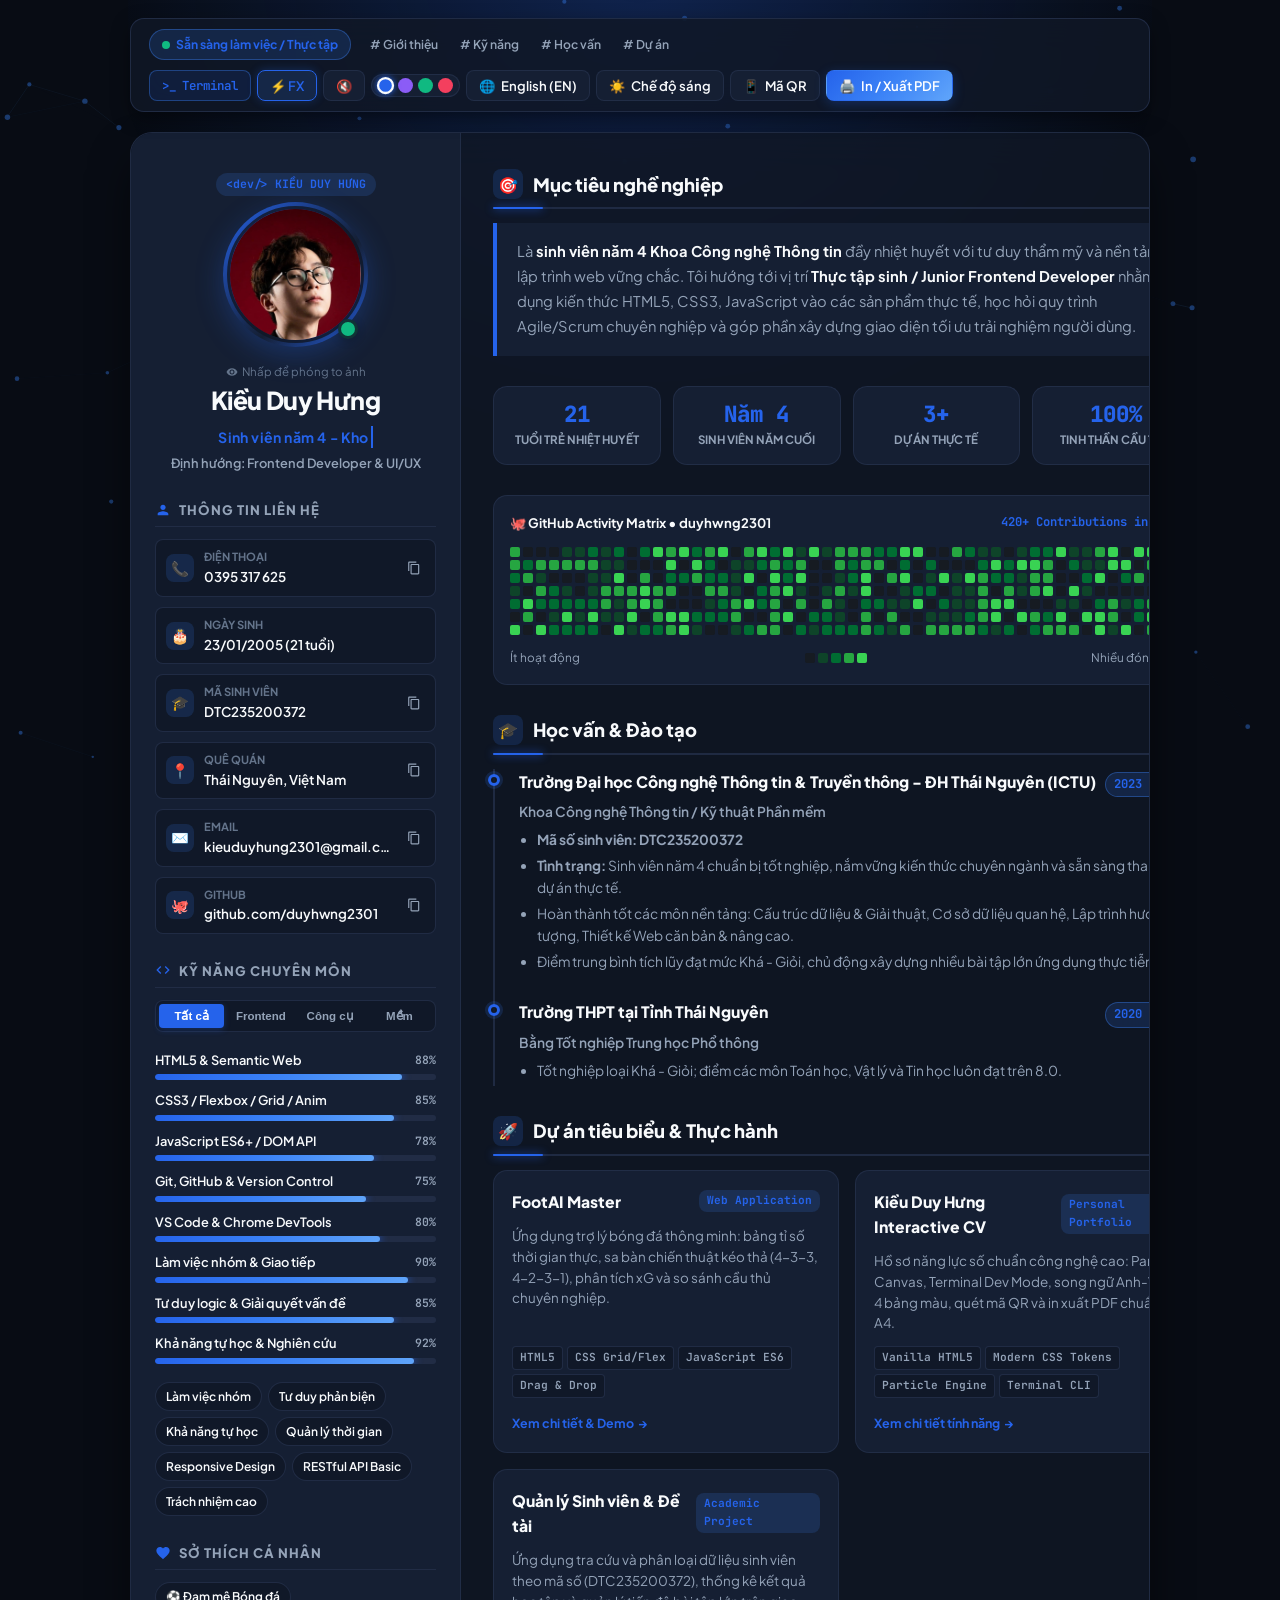
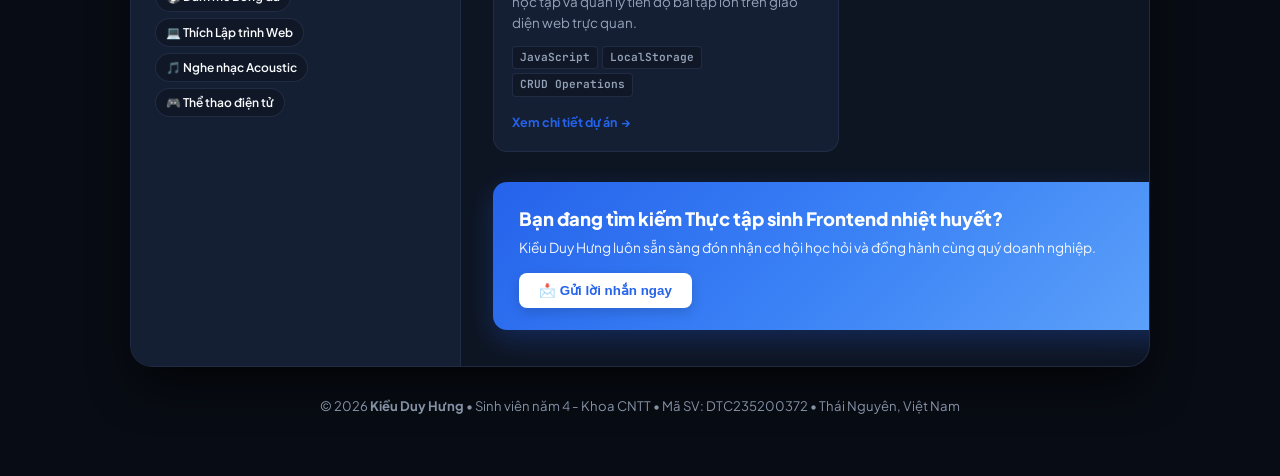
<file: index.html>
<!DOCTYPE html>
<html lang="vi" data-theme="dark">
<head>
  <meta charset="UTF-8">
  <meta name="viewport" content="width=device-width, initial-scale=1.0">
  <title>Kiều Duy Hưng - Interactive High-Tech Digital CV</title>
  <meta name="description" content="Hồ sơ năng lực cá nhân trực tuyến của Kiều Duy Hưng - Sinh viên năm 4 Khoa Công nghệ Thông tin (ICTU Thái Nguyên), Mã SV DTC235200372, SĐT 0395 317 625. Giao diện công nghệ cao, đa chủ đề, terminal dev mode và tối ưu in ấn PDF.">
  <link rel="icon" type="image/png" href="avatar.png">

  <!-- Google Fonts: Plus Jakarta Sans & JetBrains Mono -->
  <link rel="preconnect" href="https://fonts.googleapis.com">
  <link rel="preconnect" href="https://fonts.gstatic.com" crossorigin>
  <link href="https://fonts.googleapis.com/css2?family=JetBrains+Mono:wght@400;600;700;800&family=Plus+Jakarta+Sans:wght@400;500;600;700;800&display=swap" rel="stylesheet">

  <!-- Custom Stylesheet -->
  <link rel="stylesheet" href="cv.css">
</head>
<body>

  <!-- ==================== PARTICLES CANVAS BACKGROUND ==================== -->
  <canvas id="techCanvas"></canvas>

  <!-- ==================== TOP FLOATING CONTROL BAR ==================== -->
  <header class="control-bar" id="topControlBar">
    <div class="control-left">
      <div class="live-badge">
        <span class="pulse-dot"></span>
        <span data-vi="Sẵn sàng làm việc / Thực tập" data-en="Open to Work / Internship">Sẵn sàng làm việc / Thực tập</span>
      </div>

      <!-- Quick Nav Pills -->
      <nav class="nav-pills">
        <a href="#about" class="nav-pill-link" data-vi="# Giới thiệu" data-en="# About"># Giới thiệu</a>
        <a href="#skills" class="nav-pill-link" data-vi="# Kỹ năng" data-en="# Skills"># Kỹ năng</a>
        <a href="#education" class="nav-pill-link" data-vi="# Học vấn" data-en="# Education"># Học vấn</a>
        <a href="#projects" class="nav-pill-link" data-vi="# Dự án" data-en="# Projects"># Dự án</a>
      </nav>
    </div>

    <div class="control-right">
      <!-- Dev Terminal Trigger Button -->
      <button class="btn btn-cyber" id="terminalBtn" title="Mở Developer Terminal">
        <span>&gt;_</span> <span>Terminal</span>
      </button>

      <!-- Particle FX Toggle -->
      <button class="btn btn-outline" id="fxToggleBtn" title="Bật/Tắt hiệu ứng hạt mạng lưới">
        <span>⚡ FX</span>
      </button>

      <!-- Sound Toggle -->
      <button class="btn btn-outline" id="sfxToggleBtn" title="Bật/Tắt âm thanh tương tác">
        <span id="sfxIcon">🔊</span>
      </button>

      <!-- Color Accent Picker -->
      <div class="color-picker" title="Chọn màu chủ đạo / Color Accent">
        <div class="color-dot dot-blue active" data-color="blue" title="Cyber Blue"></div>
        <div class="color-dot dot-violet" data-color="violet" title="Neon Violet"></div>
        <div class="color-dot dot-emerald" data-color="emerald" title="Emerald Green"></div>
        <div class="color-dot dot-rose" data-color="rose" title="Cyber Rose"></div>
      </div>

      <!-- Language Toggle -->
      <button class="btn btn-outline" id="langToggleBtn" title="Chuyển đổi ngôn ngữ Tiếng Việt / English">
        <span>🌐</span> <span id="langText">English (EN)</span>
      </button>

      <!-- Theme Toggle -->
      <button class="btn btn-outline" id="themeToggleBtn" title="Chuyển đổi Sáng / Tối">
        <span id="themeIcon">☀️</span> <span id="themeText" data-vi="Chế độ sáng" data-en="Light Mode">Chế độ sáng</span>
      </button>

      <!-- QR Code Button -->
      <button class="btn btn-outline" id="qrBtn" title="Xem mã QR quét điện thoại">
        <span>📱</span> <span data-vi="Mã QR" data-en="QR Code">Mã QR</span>
      </button>

      <!-- Print / PDF Button -->
      <button class="btn btn-primary" onclick="window.print()" title="In CV hoặc lưu file PDF A4">
        <span>🖨️</span> <span data-vi="In / Xuất PDF" data-en="Print / PDF">In / Xuất PDF</span>
      </button>
    </div>
  </header>

  <!-- ==================== MAIN CV CONTAINER ==================== -->
  <main class="cv-container" id="cvContainer">

    <!-- ==================== LEFT SIDEBAR ==================== -->
    <aside class="cv-sidebar" id="about">

      <!-- Profile Avatar & Real Portrait -->
      <div class="profile-box">
        <span class="profile-tag">&lt;dev/&gt; KIỀU DUY HƯNG</span>
        <div class="avatar-wrapper" id="avatarWrapper" title="Nhấp để xem ảnh đầy đủ">
          <img src="avatar.png" alt="Kiều Duy Hưng - Chân dung" class="avatar-img" id="avatarImg" onerror="this.src='assets/avatar.png'">
          <div class="avatar-status-badge" title="Đang hoạt động"></div>
        </div>
        <div class="avatar-hint">
          <svg width="12" height="12" viewBox="0 0 24 24" fill="currentColor"><path d="M12 4.5C7 4.5 2.73 7.61 1 12c1.73 4.39 6 7.5 11 7.5s9.27-3.11 11-7.5c-1.73-4.39-6-7.5-11-7.5zm0 12.5c-2.76 0-5-2.24-5-5s2.24-5 5-5 5 2.24 5 5-2.24 5-5 5zm0-8c-1.66 0-3 1.34-3 3s1.34 3 3 3 3-1.34 3-3-1.34-3-3-3z"/></svg>
          <span data-vi="Nhấp để phóng to ảnh" data-en="Click to enlarge photo">Nhấp để phóng to ảnh</span>
        </div>

        <h1 class="profile-fullname">Kiều Duy Hưng</h1>

        <!-- Typewriter Dynamic Role Display -->
        <div class="typewriter-box">
          <span id="typewriterText" class="typewriter-text">Sinh viên năm 4 - Khoa Công nghệ Thông tin</span>
        </div>

        <div class="profile-subheadline" data-vi="Định hướng: Frontend Developer & UI/UX" data-en="Focus: Frontend Developer & UI/UX">
          Định hướng: Frontend Developer & UI/UX
        </div>
      </div>

      <!-- Contact Information -->
      <section class="side-block" id="contact">
        <div class="side-header">
          <div class="side-header-left">
            <svg viewBox="0 0 24 24"><path d="M12 12c2.21 0 4-1.79 4-4s-1.79-4-4-4-4 1.79-4 4 1.79 4 4 4zm0 2c-2.67 0-8 1.34-8 4v2h16v-2c0-2.66-5.33-4-8-4z"/></svg>
            <span data-vi="Thông tin liên hệ" data-en="Contact Details">Thông tin liên hệ</span>
          </div>
        </div>

        <ul class="contact-list">
          <!-- Điện thoại (0395 317 625) -->
          <li class="contact-row">
            <div class="contact-left">
              <div class="contact-icon">📞</div>
              <div class="contact-content">
                <span class="contact-label" data-vi="Điện thoại" data-en="Phone">Điện thoại</span>
                <span class="contact-value"><a href="tel:0395317625">0395 317 625</a></span>
              </div>
            </div>
            <button class="copy-mini-btn copy-trigger" data-copy-text="0395317625" title="Sao chép số điện thoại">
              <svg width="14" height="14" viewBox="0 0 24 24" fill="currentColor"><path d="M16 1H4c-1.1 0-2 .9-2 2v14h2V3h12V1zm3 4H8c-1.1 0-2 .9-2 2v14c0 1.1.9 2 2 2h11c1.1 0 2-.9 2-2V7c0-1.1-.9-2-2-2zm0 16H8V7h11v14z"/></svg>
            </button>
          </li>

          <!-- Ngày sinh -->
          <li class="contact-row">
            <div class="contact-left">
              <div class="contact-icon">🎂</div>
              <div class="contact-content">
                <span class="contact-label" data-vi="Ngày sinh" data-en="Date of Birth">Ngày sinh</span>
                <span class="contact-value" data-vi="23/01/2005 (21 tuổi)" data-en="23/01/2005 (21 yrs)">23/01/2005 (21 tuổi)</span>
              </div>
            </div>
          </li>

          <!-- Mã sinh viên -->
          <li class="contact-row">
            <div class="contact-left">
              <div class="contact-icon">🎓</div>
              <div class="contact-content">
                <span class="contact-label" data-vi="Mã sinh viên" data-en="Student ID">Mã sinh viên</span>
                <span class="contact-value">DTC235200372</span>
              </div>
            </div>
            <button class="copy-mini-btn copy-trigger" data-copy-text="DTC235200372" title="Sao chép mã sinh viên">
              <svg width="14" height="14" viewBox="0 0 24 24" fill="currentColor"><path d="M16 1H4c-1.1 0-2 .9-2 2v14h2V3h12V1zm3 4H8c-1.1 0-2 .9-2 2v14c0 1.1.9 2 2 2h11c1.1 0 2-.9 2-2V7c0-1.1-.9-2-2-2zm0 16H8V7h11v14z"/></svg>
            </button>
          </li>

          <!-- Quê quán -->
          <li class="contact-row">
            <div class="contact-left">
              <div class="contact-icon">📍</div>
              <div class="contact-content">
                <span class="contact-label" data-vi="Quê quán" data-en="Hometown">Quê quán</span>
                <span class="contact-value" data-vi="Thái Nguyên, Việt Nam" data-en="Thai Nguyen, Vietnam">Thái Nguyên, Việt Nam</span>
              </div>
            </div>
            <button class="copy-mini-btn copy-trigger" data-copy-text="Thái Nguyên, Việt Nam" title="Sao chép quê quán">
              <svg width="14" height="14" viewBox="0 0 24 24" fill="currentColor"><path d="M16 1H4c-1.1 0-2 .9-2 2v14h2V3h12V1zm3 4H8c-1.1 0-2 .9-2 2v14c0 1.1.9 2 2 2h11c1.1 0 2-.9 2-2V7c0-1.1-.9-2-2-2zm0 16H8V7h11v14z"/></svg>
            </button>
          </li>

          <!-- Email -->
          <li class="contact-row">
            <div class="contact-left">
              <div class="contact-icon">✉️</div>
              <div class="contact-content">
                <span class="contact-label">Email</span>
                <span class="contact-value"><a href="mailto:kieuduyhung2301@gmail.com">kieuduyhung2301@gmail.com</a></span>
              </div>
            </div>
            <button class="copy-mini-btn copy-trigger" data-copy-text="kieuduyhung2301@gmail.com" title="Sao chép email">
              <svg width="14" height="14" viewBox="0 0 24 24" fill="currentColor"><path d="M16 1H4c-1.1 0-2 .9-2 2v14h2V3h12V1zm3 4H8c-1.1 0-2 .9-2 2v14c0 1.1.9 2 2 2h11c1.1 0 2-.9 2-2V7c0-1.1-.9-2-2-2zm0 16H8V7h11v14z"/></svg>
            </button>
          </li>

          <!-- GitHub Profile -->
          <li class="contact-row">
            <div class="contact-left">
              <div class="contact-icon">🐙</div>
              <div class="contact-content">
                <span class="contact-label">GitHub</span>
                <span class="contact-value"><a href="https://github.com/duyhwng2301" target="_blank" rel="noopener">github.com/duyhwng2301</a></span>
              </div>
            </div>
            <button class="copy-mini-btn copy-trigger" data-copy-text="https://github.com/duyhwng2301" title="Sao chép link GitHub">
              <svg width="14" height="14" viewBox="0 0 24 24" fill="currentColor"><path d="M16 1H4c-1.1 0-2 .9-2 2v14h2V3h12V1zm3 4H8c-1.1 0-2 .9-2 2v14c0 1.1.9 2 2 2h11c1.1 0 2-.9 2-2V7c0-1.1-.9-2-2-2zm0 16H8V7h11v14z"/></svg>
            </button>
          </li>
        </ul>
      </section>

      <!-- Skills Section with Filter Tabs -->
      <section class="side-block" id="skills">
        <div class="side-header">
          <div class="side-header-left">
            <svg viewBox="0 0 24 24"><path d="M9.4 16.6L4.8 12l4.6-4.6L8 6l-6 6 6 6 1.4-1.4zm5.2 0l4.6-4.6-4.6-4.6L16 6l6 6-6 6-1.4-1.4z"/></svg>
            <span data-vi="Kỹ năng chuyên môn" data-en="Technical Competence">Kỹ năng chuyên môn</span>
          </div>
        </div>

        <div class="skills-filter-tabs">
          <button class="skill-tab-btn active" data-filter="all" data-vi="Tất cả" data-en="All">Tất cả</button>
          <button class="skill-tab-btn" data-filter="tech">Frontend</button>
          <button class="skill-tab-btn" data-filter="tools" data-vi="Công cụ" data-en="Tools">Công cụ</button>
          <button class="skill-tab-btn" data-filter="soft" data-vi="Mềm" data-en="Soft">Mềm</button>
        </div>

        <div class="skills-container">
          <div class="skill-item" data-category="tech">
            <div class="skill-item-info">
              <span>HTML5 & Semantic Web</span>
              <span class="skill-item-level">88%</span>
            </div>
            <div class="skill-track"><div class="skill-fill" style="width: 88%;"></div></div>
          </div>

          <div class="skill-item" data-category="tech">
            <div class="skill-item-info">
              <span>CSS3 / Flexbox / Grid / Anim</span>
              <span class="skill-item-level">85%</span>
            </div>
            <div class="skill-track"><div class="skill-fill" style="width: 85%;"></div></div>
          </div>

          <div class="skill-item" data-category="tech">
            <div class="skill-item-info">
              <span>JavaScript ES6+ / DOM API</span>
              <span class="skill-item-level">78%</span>
            </div>
            <div class="skill-track"><div class="skill-fill" style="width: 78%;"></div></div>
          </div>

          <div class="skill-item" data-category="tools">
            <div class="skill-item-info">
              <span>Git, GitHub & Version Control</span>
              <span class="skill-item-level">75%</span>
            </div>
            <div class="skill-track"><div class="skill-fill" style="width: 75%;"></div></div>
          </div>

          <div class="skill-item" data-category="tools">
            <div class="skill-item-info">
              <span>VS Code & Chrome DevTools</span>
              <span class="skill-item-level">80%</span>
            </div>
            <div class="skill-track"><div class="skill-fill" style="width: 80%;"></div></div>
          </div>

          <div class="skill-item" data-category="soft">
            <div class="skill-item-info">
              <span data-vi="Làm việc nhóm & Giao tiếp" data-en="Teamwork & Communication">Làm việc nhóm & Giao tiếp</span>
              <span class="skill-item-level">90%</span>
            </div>
            <div class="skill-track"><div class="skill-fill" style="width: 90%;"></div></div>
          </div>

          <div class="skill-item" data-category="soft">
            <div class="skill-item-info">
              <span data-vi="Tư duy logic & Giải quyết vấn đề" data-en="Problem Solving & Logic">Tư duy logic & Giải quyết vấn đề</span>
              <span class="skill-item-level">85%</span>
            </div>
            <div class="skill-track"><div class="skill-fill" style="width: 85%;"></div></div>
          </div>

          <div class="skill-item" data-category="soft">
            <div class="skill-item-info">
              <span data-vi="Khả năng tự học & Nghiên cứu" data-en="Self-Learning & Tech Research">Khả năng tự học & Nghiên cứu</span>
              <span class="skill-item-level">92%</span>
            </div>
            <div class="skill-track"><div class="skill-fill" style="width: 92%;"></div></div>
          </div>
        </div>

        <div class="tag-cloud" style="margin-top: 6px;">
          <span class="skill-pill" data-category="soft" data-vi="Làm việc nhóm" data-en="Teamwork">Làm việc nhóm</span>
          <span class="skill-pill" data-category="soft" data-vi="Tư duy phản biện" data-en="Critical Thinking">Tư duy phản biện</span>
          <span class="skill-pill" data-category="soft" data-vi="Khả năng tự học" data-en="Self-Learning">Khả năng tự học</span>
          <span class="skill-pill" data-category="soft" data-vi="Quản lý thời gian" data-en="Time Management">Quản lý thời gian</span>
          <span class="skill-pill" data-category="tools">Responsive Design</span>
          <span class="skill-pill" data-category="tools">RESTful API Basic</span>
          <span class="skill-pill" data-category="soft" data-vi="Trách nhiệm cao" data-en="Accountability">Trách nhiệm cao</span>
        </div>
      </section>

      <!-- Sở thích cá nhân -->
      <section class="side-block">
        <div class="side-header">
          <div class="side-header-left">
            <svg viewBox="0 0 24 24"><path d="M12 21.35l-1.45-1.32C5.4 15.36 2 12.28 2 8.5 2 5.42 4.42 3 7.5 3c1.74 0 3.41.81 4.5 2.09C13.09 3.81 14.76 3 16.5 3 19.58 3 22 5.42 22 8.5c0 3.78-3.4 6.86-8.55 11.54L12 21.35z"/></svg>
            <span data-vi="Sở thích cá nhân" data-en="Personal Interests">Sở thích cá nhân</span>
          </div>
        </div>
        <div class="tag-cloud">
          <span class="skill-pill" data-vi="⚽ Đam mê Bóng đá" data-en="⚽ Football & Tactics">⚽ Đam mê Bóng đá</span>
          <span class="skill-pill" data-vi="💻 Thích Lập trình Web" data-en="💻 Web Development">💻 Thích Lập trình Web</span>
          <span class="skill-pill" data-vi="🎵 Nghe nhạc Acoustic" data-en="🎵 Acoustic Music">🎵 Nghe nhạc Acoustic</span>
          <span class="skill-pill" data-vi="🎮 Thể thao điện tử" data-en="🎮 eSports">🎮 Thể thao điện tử</span>
        </div>
      </section>

    </aside>

    <!-- ==================== RIGHT MAIN CONTENT ==================== -->
    <section class="cv-content">

      <!-- Mục tiêu nghề nghiệp -->
      <div class="main-block">
        <h2 class="block-title">
          <span class="block-icon">🎯</span>
          <span data-vi="Mục tiêu nghề nghiệp" data-en="Career Objective">Mục tiêu nghề nghiệp</span>
        </h2>
        <div class="objective-card" data-vi="Là <strong>sinh viên năm 4 Khoa Công nghệ Thông tin</strong> đầy nhiệt huyết với tư duy thẩm mỹ và nền tảng lập trình web vững chắc. Tôi hướng tới vị trí <strong>Thực tập sinh / Junior Frontend Developer</strong> nhằm áp dụng kiến thức HTML5, CSS3, JavaScript vào các sản phẩm thực tế, học hỏi quy trình Agile/Scrum chuyên nghiệp và góp phần xây dựng giao diện tối ưu trải nghiệm người dùng." data-en="A dedicated <strong>senior student from the Faculty of Information Technology</strong> with a strong eye for UI aesthetics and solid foundations in web development. I am seeking an <strong>Internship / Junior Frontend Developer</strong> position to apply HTML5, CSS3, and modern JavaScript in building real-world software products, adopting professional Agile/Scrum workflows, and elevating user experience.">
          Là <strong>sinh viên năm 4 Khoa Công nghệ Thông tin</strong> đầy nhiệt huyết với tư duy thẩm mỹ và nền tảng lập trình web vững chắc. Tôi hướng tới vị trí <strong>Thực tập sinh / Junior Frontend Developer</strong> nhằm áp dụng kiến thức HTML5, CSS3, JavaScript vào các sản phẩm thực tế, học hỏi quy trình Agile/Scrum chuyên nghiệp và góp phần xây dựng giao diện tối ưu trải nghiệm người dùng.
        </div>
      </div>

      <!-- Stat Highlights Cards -->
      <div class="stat-cards-grid">
        <div class="stat-card">
          <div class="stat-number">21</div>
          <div class="stat-text" data-vi="Tuổi trẻ nhiệt huyết" data-en="Years of Age">Tuổi trẻ nhiệt huyết</div>
        </div>
        <div class="stat-card">
          <div class="stat-number">Năm 4</div>
          <div class="stat-text" data-vi="Sinh viên năm cuối" data-en="Senior Year">Sinh viên năm cuối</div>
        </div>
        <div class="stat-card">
          <div class="stat-number">3+</div>
          <div class="stat-text" data-vi="Dự án thực tế" data-en="Hands-on Projects">Dự án thực tế</div>
        </div>
        <div class="stat-card">
          <div class="stat-number">100%</div>
          <div class="stat-text" data-vi="Tinh thần cầu tiến" data-en="Commitment">Tinh thần cầu tiến</div>
        </div>
      </div>

      <!-- GitHub Activity Heatmap Simulation -->
      <div class="github-heatmap-box">
        <div class="heatmap-header">
          <span>🐙 GitHub Activity Matrix • duyhwng2301</span>
          <span style="color:var(--primary); font-family:var(--font-mono); font-size:0.76rem;">420+ Contributions in 2026</span>
        </div>
        <div class="heatmap-grid" id="githubHeatmapGrid">
          <!-- Populated by script.js -->
        </div>
        <div class="heatmap-footer">
          <span>Ít hoạt động</span>
          <div style="display:flex; align-items:center; gap:3px;">
            <div class="heat-cell"></div>
            <div class="heat-cell heat-l1"></div>
            <div class="heat-cell heat-l2"></div>
            <div class="heat-cell heat-l3"></div>
            <div class="heat-cell heat-l4"></div>
          </div>
          <span>Nhiều đóng góp</span>
        </div>
      </div>

      <!-- Học vấn & Đào tạo -->
      <div class="main-block" id="education">
        <h2 class="block-title">
          <span class="block-icon">🎓</span>
          <span data-vi="Học vấn & Đào tạo" data-en="Education & Training">Học vấn & Đào tạo</span>
        </h2>
        <div class="edu-timeline">
          
          <div class="timeline-entry">
            <div class="timeline-top">
              <h3 class="timeline-school" data-vi="Trường Đại học Công nghệ Thông tin & Truyền thông - ĐH Thái Nguyên (ICTU)" data-en="Thai Nguyen University of Information & Communication Technology (ICTU)">Trường Đại học Công nghệ Thông tin & Truyền thông - ĐH Thái Nguyên (ICTU)</h3>
              <span class="timeline-badge">2023 - 2027</span>
            </div>
            <div class="timeline-major" data-vi="Khoa Công nghệ Thông tin / Kỹ thuật Phần mềm" data-en="Faculty of Information Technology / Software Engineering">Khoa Công nghệ Thông tin / Kỹ thuật Phần mềm</div>
            <ul class="timeline-notes">
              <li><strong data-vi="Mã số sinh viên:" data-en="Student ID:">Mã số sinh viên:</strong> <strong>DTC235200372</strong></li>
              <li><strong data-vi="Tình trạng:" data-en="Status:">Tình trạng:</strong> <span data-vi="Sinh viên năm 4 chuẩn bị tốt nghiệp, nắm vững kiến thức chuyên ngành và sẵn sàng tham gia dự án thực tế." data-en="Senior year student preparing for graduation, solid in core curriculum and ready for full-time work.">Sinh viên năm 4 chuẩn bị tốt nghiệp, nắm vững kiến thức chuyên ngành và sẵn sàng tham gia dự án thực tế.</span></li>
              <li data-vi="Hoàn thành tốt các môn nền tảng: Cấu trúc dữ liệu & Giải thuật, Cơ sở dữ liệu quan hệ, Lập trình hướng đối tượng, Thiết kế Web căn bản & nâng cao." data-en="Successfully completed core courses: Data Structures & Algorithms, Relational Databases, OOP, Fundamental & Advanced Web Design.">Hoàn thành tốt các môn nền tảng: Cấu trúc dữ liệu & Giải thuật, Cơ sở dữ liệu quan hệ, Lập trình hướng đối tượng, Thiết kế Web căn bản & nâng cao.</li>
              <li data-vi="Điểm trung bình tích lũy đạt mức Khá - Giỏi, chủ động xây dựng nhiều bài tập lớn ứng dụng thực tiễn." data-en="Maintained Good/Very Good GPA, actively designed several practical semester term projects.">Điểm trung bình tích lũy đạt mức Khá - Giỏi, chủ động xây dựng nhiều bài tập lớn ứng dụng thực tiễn.</li>
            </ul>
          </div>

          <div class="timeline-entry">
            <div class="timeline-top">
              <h3 class="timeline-school" data-vi="Trường THPT tại Tỉnh Thái Nguyên" data-en="High School in Thai Nguyen Province">Trường THPT tại Tỉnh Thái Nguyên</h3>
              <span class="timeline-badge">2020 - 2023</span>
            </div>
            <div class="timeline-major" data-vi="Bằng Tốt nghiệp Trung học Phổ thông" data-en="High School Diploma">Bằng Tốt nghiệp Trung học Phổ thông</div>
            <ul class="timeline-notes">
              <li data-vi="Tốt nghiệp loại Khá - Giỏi; điểm các môn Toán học, Vật lý và Tin học luôn đạt trên 8.0." data-en="Graduated with honors; scored 8.0+ in Mathematics, Physics, and Computer Science.">Tốt nghiệp loại Khá - Giỏi; điểm các môn Toán học, Vật lý và Tin học luôn đạt trên 8.0.</li>
            </ul>
          </div>

        </div>
      </div>

      <!-- Dự án thực tế (Interactive Cards with Modal Details) -->
      <div class="main-block" id="projects">
        <h2 class="block-title">
          <span class="block-icon">🚀</span>
          <span data-vi="Dự án tiêu biểu & Thực hành" data-en="Featured Projects">Dự án tiêu biểu & Thực hành</span>
        </h2>
        
        <div class="projects-container">
          
          <!-- Project 1: FootAI -->
          <div class="project-box open-project-modal" data-project="footai" title="Nhấp để xem chi tiết dự án FootAI">
            <div class="project-top-row">
              <h3 class="project-title">FootAI Master</h3>
              <span class="project-type-tag">Web Application</span>
            </div>
            <p class="project-summary" data-vi="Ứng dụng trợ lý bóng đá thông minh: bảng tỉ số thời gian thực, sa bàn chiến thuật kéo thả (4-3-3, 4-2-3-1), phân tích xG và so sánh cầu thủ chuyên nghiệp." data-en="Interactive smart football platform: real-time livescore, drag-and-drop tactics board (4-3-3, 4-2-3-1), xG stats and head-to-head player comparisons.">
              Ứng dụng trợ lý bóng đá thông minh: bảng tỉ số thời gian thực, sa bàn chiến thuật kéo thả (4-3-3, 4-2-3-1), phân tích xG và so sánh cầu thủ chuyên nghiệp.
            </p>
            <div class="project-tech-tags">
              <span class="tech-badge">HTML5</span>
              <span class="tech-badge">CSS Grid/Flex</span>
              <span class="tech-badge">JavaScript ES6</span>
              <span class="tech-badge">Drag & Drop</span>
            </div>
            <div class="project-action-link">
              <span data-vi="Xem chi tiết & Demo" data-en="View details & Demo">Xem chi tiết & Demo</span> →
            </div>
          </div>

          <!-- Project 2: Interactive Portfolio -->
          <div class="project-box open-project-modal" data-project="portfolio" title="Nhấp để xem chi tiết CV Portfolio">
            <div class="project-top-row">
              <h3 class="project-title">Kiều Duy Hưng Interactive CV</h3>
              <span class="project-type-tag">Personal Portfolio</span>
            </div>
            <p class="project-summary" data-vi="Hồ sơ năng lực số chuẩn công nghệ cao: Particle Canvas, Terminal Dev Mode, song ngữ Anh-Việt, 4 bảng màu, quét mã QR và in xuất PDF chuẩn A4." data-en="Digital resume & portfolio: Particle canvas, Terminal dev mode, 4 theme presets, bilingual EN/VI support, dark mode, high-res portrait, QR code and A4-standard PDF export.">
              Hồ sơ năng lực số chuẩn công nghệ cao: Particle Canvas, Terminal Dev Mode, song ngữ Anh-Việt, 4 bảng màu, quét mã QR và in xuất PDF chuẩn A4.
            </p>
            <div class="project-tech-tags">
              <span class="tech-badge">Vanilla HTML5</span>
              <span class="tech-badge">Modern CSS Tokens</span>
              <span class="tech-badge">Particle Engine</span>
              <span class="tech-badge">Terminal CLI</span>
            </div>
            <div class="project-action-link">
              <span data-vi="Xem chi tiết tính năng" data-en="View feature breakdown">Xem chi tiết tính năng</span> →
            </div>
          </div>

          <!-- Project 3: Student Management -->
          <div class="project-box open-project-modal" data-project="student_sys" title="Nhấp để xem chi tiết ứng dụng Quản lý Sinh viên">
            <div class="project-top-row">
              <h3 class="project-title" data-vi="Quản lý Sinh viên & Đề tài" data-en="Student Management Mini-App">Quản lý Sinh viên & Đề tài</h3>
              <span class="project-type-tag">Academic Project</span>
            </div>
            <p class="project-summary" data-vi="Ứng dụng tra cứu và phân loại dữ liệu sinh viên theo mã số (DTC235200372), thống kê kết quả học tập và quản lý tiến độ bài tập lớn trên giao diện web trực quan." data-en="Web-based student record tool: quick search by Student ID (DTC235200372), academic grading metrics, and term project status tracking.">
              Ứng dụng tra cứu và phân loại dữ liệu sinh viên theo mã số (DTC235200372), thống kê kết quả học tập và quản lý tiến độ bài tập lớn trên giao diện web trực quan.
            </p>
            <div class="project-tech-tags">
              <span class="tech-badge">JavaScript</span>
              <span class="tech-badge">LocalStorage</span>
              <span class="tech-badge">CRUD Operations</span>
            </div>
            <div class="project-action-link">
              <span data-vi="Xem chi tiết dự án" data-en="View details">Xem chi tiết dự án</span> →
            </div>
          </div>

        </div>
      </div>

      <!-- Quick Hire / Contact Banner -->
      <div class="hire-banner">
        <div class="hire-text">
          <h3 data-vi="Bạn đang tìm kiếm Thực tập sinh Frontend nhiệt huyết?" data-en="Looking for a passionate Frontend Intern?">Bạn đang tìm kiếm Thực tập sinh Frontend nhiệt huyết?</h3>
          <p data-vi="Kiều Duy Hưng luôn sẵn sàng đón nhận cơ hội học hỏi và đồng hành cùng quý doanh nghiệp." data-en="Kieu Duy Hung is ready to learn, collaborate, and contribute value to your engineering team.">Kiều Duy Hưng luôn sẵn sàng đón nhận cơ hội học hỏi và đồng hành cùng quý doanh nghiệp.</p>
        </div>
        <button class="hire-btn open-contact-btn" data-vi="📩 Gửi lời nhắn ngay" data-en="📩 Send Direct Message">📩 Gửi lời nhắn ngay</button>
      </div>

    </section>

  </main>

  <footer class="cv-bottom">
    <p>© 2026 <strong>Kiều Duy Hưng</strong> • <span data-vi="Sinh viên năm 4 - Khoa CNTT" data-en="Senior Student - Faculty of IT">Sinh viên năm 4 - Khoa CNTT</span> • <span data-vi="Mã SV:" data-en="Student ID:">Mã SV:</span> DTC235200372 • Thái Nguyên, Việt Nam</p>
  </footer>

  <!-- ==================== MODALS ==================== -->

  <!-- 1. Developer Terminal Modal -->
  <div class="modal-overlay" id="modalTerminal">
    <div class="modal-card terminal-modal-card">
      <div class="terminal-header-bar">
        <div class="terminal-mac-btns">
          <span class="mac-btn mac-close" title="Đóng"></span>
          <span class="mac-btn mac-min"></span>
          <span class="mac-btn mac-max"></span>
        </div>
        <div class="terminal-title-text">hung@ictu-terminal: ~ (bash)</div>
        <button class="modal-close-btn" style="position:static; width:24px; height:24px; font-size:0.9rem;" title="Đóng">&times;</button>
      </div>
      <div class="terminal-body" id="termBody">
        <div class="term-output" id="termOutput">
          <div class="term-cyan">=== CHÀO MỪNG ĐẾN VỚI TERMINAL KIỀU DUY HƯNG ===</div>
          <div class="term-dim">Gõ <span class="term-green">'help'</span> để xem tất cả câu lệnh khả dụng (bio, skills, projects, contact, sudo hire, clear).</div>
        </div>
        <div class="term-input-row">
          <span class="term-prompt">hung@ictu:~$</span>
          <input type="text" class="term-input-field" id="termInput" placeholder="gõ lệnh tại đây (vd: help, bio, contact)..." autocomplete="off" spellcheck="false">
        </div>
      </div>
    </div>
  </div>

  <!-- 2. Avatar Lightbox Modal -->
  <div class="modal-overlay" id="modalAvatar">
    <div class="modal-card" style="text-align: center;">
      <button class="modal-close-btn" title="Đóng">&times;</button>
      <h3 class="modal-title">Kiều Duy Hưng</h3>
      <p style="font-size:0.84rem; color:var(--text-muted); margin-bottom:12px;" data-vi="Chân dung cá nhân (Sinh viên năm 4 Khoa CNTT - Thái Nguyên)" data-en="Personal Portrait (Senior Student - Faculty of IT)">Chân dung cá nhân (Sinh viên năm 4 Khoa CNTT - Thái Nguyên)</p>
      <img src="avatar.png" alt="Kiều Duy Hưng Full Portrait" class="avatar-lightbox-img" onerror="this.src='assets/avatar.png'">
      <div style="margin-top: 14px;">
        <a href="avatar.png" download="Kieu_Duy_Hung_Avatar.png" class="btn btn-outline">⬇️ <span data-vi="Tải ảnh về máy" data-en="Download Photo">Tải ảnh về máy</span></a>
      </div>
    </div>
  </div>

  <!-- 3. QR Code Modal -->
  <div class="modal-overlay" id="modalQR">
    <div class="modal-card" style="text-align: center;">
      <button class="modal-close-btn" title="Đóng">&times;</button>
      <h3 class="modal-title" data-vi="Quét mã QR xem CV trên điện thoại" data-en="Scan QR Code on Mobile">Quét mã QR xem CV trên điện thoại</h3>
      <p style="font-size:0.85rem; color:var(--text-muted);" data-vi="Mở camera điện thoại hoặc Zalo để quét trực tiếp link GitHub Pages của Kiều Duy Hưng" data-en="Open camera or QR scanner to view Kieu Duy Hung's online CV">
        Mở camera điện thoại hoặc Zalo để quét trực tiếp link GitHub Pages của Kiều Duy Hưng
      </p>
      <div class="qr-display-box">
        <svg width="190" height="190" viewBox="0 0 33 33" shape-rendering="crispEdges">
          <rect width="33" height="33" fill="#ffffff"/>
          <rect x="2" y="2" width="7" height="7" fill="#0f172a"/>
          <rect x="3" y="3" width="5" height="5" fill="#ffffff"/>
          <rect x="4" y="4" width="3" height="3" fill="#0f172a"/>
          <rect x="24" y="2" width="7" height="7" fill="#0f172a"/>
          <rect x="25" y="3" width="5" height="5" fill="#ffffff"/>
          <rect x="26" y="4" width="3" height="3" fill="#0f172a"/>
          <rect x="2" y="24" width="7" height="7" fill="#0f172a"/>
          <rect x="3" y="25" width="5" height="5" fill="#ffffff"/>
          <rect x="4" y="26" width="3" height="3" fill="#0f172a"/>
          <rect x="11" y="2" width="2" height="1" fill="#0f172a"/>
          <rect x="15" y="2" width="3" height="1" fill="#0f172a"/>
          <rect x="20" y="2" width="2" height="1" fill="#0f172a"/>
          <rect x="10" y="4" width="1" height="3" fill="#0f172a"/>
          <rect x="13" y="5" width="3" height="2" fill="#0f172a"/>
          <rect x="18" y="4" width="2" height="1" fill="#0f172a"/>
          <rect x="21" y="5" width="1" height="2" fill="#0f172a"/>
          <rect x="11" y="8" width="1" height="3" fill="#0f172a"/>
          <rect x="14" y="9" width="4" height="1" fill="#0f172a"/>
          <rect x="20" y="8" width="2" height="2" fill="#0f172a"/>
          <rect x="2" y="11" width="3" height="1" fill="#0f172a"/>
          <rect x="6" y="11" width="2" height="2" fill="#0f172a"/>
          <rect x="10" y="12" width="2" height="2" fill="#0f172a"/>
          <rect x="14" y="11" width="5" height="2" fill="#0f172a"/>
          <rect x="22" y="11" width="3" height="1" fill="#0f172a"/>
          <rect x="27" y="11" width="4" height="2" fill="#0f172a"/>
          <rect x="3" y="14" width="2" height="3" fill="#0f172a"/>
          <rect x="8" y="15" width="4" height="1" fill="#0f172a"/>
          <rect x="13" y="14" width="2" height="3" fill="#0f172a"/>
          <rect x="17" y="14" width="4" height="2" fill="#0f172a"/>
          <rect x="23" y="15" width="3" height="3" fill="#0f172a"/>
          <rect x="28" y="14" width="3" height="2" fill="#0f172a"/>
          <rect x="2" y="18" width="4" height="2" fill="#0f172a"/>
          <rect x="7" y="18" width="2" height="2" fill="#0f172a"/>
          <rect x="11" y="18" width="2" height="3" fill="#0f172a"/>
          <rect x="16" y="18" width="5" height="1" fill="#0f172a"/>
          <rect x="23" y="19" width="2" height="2" fill="#0f172a"/>
          <rect x="27" y="18" width="4" height="3" fill="#0f172a"/>
          <rect x="10" y="23" width="2" height="3" fill="#0f172a"/>
          <rect x="14" y="22" width="3" height="2" fill="#0f172a"/>
          <rect x="19" y="24" width="2" height="1" fill="#0f172a"/>
          <rect x="22" y="22" width="2" height="3" fill="#0f172a"/>
          <rect x="26" y="24" width="5" height="2" fill="#0f172a"/>
          <rect x="11" y="28" width="4" height="2" fill="#0f172a"/>
          <rect x="17" y="27" width="3" height="3" fill="#0f172a"/>
          <rect x="22" y="28" width="4" height="2" fill="#0f172a"/>
          <rect x="28" y="28" width="3" height="2" fill="#0f172a"/>
        </svg>
      </div>
      <p style="font-size:0.8rem; color:var(--primary); font-weight:700;">https://duyhwng2301.github.io/Ki-u-Duy-H-ng/</p>
      <div style="display:flex; justify-content:center; gap:8px; margin-top:14px; flex-wrap:wrap;">
        <button class="btn btn-outline copy-trigger" data-copy-text="https://duyhwng2301.github.io/Ki-u-Duy-H-ng/">
          <span>📋</span> <span data-vi="Sao chép link web" data-en="Copy Web Link">Sao chép link web</span>
        </button>
        <button class="btn btn-primary" id="downloadVcardBtn">
          <span>📇</span> <span data-vi="Lưu danh bạ (.vcf)" data-en="Save Contact (.vcf)">Lưu danh bạ (.vcf)</span>
        </button>
      </div>
    </div>
  </div>

  <!-- 4. Dynamic Project Details Modal -->
  <div class="modal-overlay" id="modalProject">
    <div class="modal-card">
      <button class="modal-close-btn" title="Đóng">&times;</button>
      <h3 class="modal-title" id="projectModalTitle">Chi Tiết Dự Án</h3>
      <div class="modal-content-body" id="projectModalBody"></div>
    </div>
  </div>

  <!-- 5. Contact Message Modal -->
  <div class="modal-overlay" id="modalContact">
    <div class="modal-card">
      <button class="modal-close-btn" title="Đóng">&times;</button>
      <h3 class="modal-title" data-vi="Gửi Lời Nhắn Đến Kiều Duy Hưng" data-en="Send Message to Kieu Duy Hung">Gửi Lời Nhắn Đến Kiều Duy Hưng</h3>
      <p style="font-size:0.86rem; color:var(--text-muted);" data-vi="Điền thông tin bên dưới để gửi email trực tiếp cho Kiều Duy Hưng." data-en="Fill in your details to reach out to Kieu Duy Hung via email.">
        Điền thông tin bên dưới để gửi email trực tiếp cho Kiều Duy Hưng.
      </p>
      <form class="contact-form" id="quickMsgForm">
        <div class="form-group">
          <label class="form-label" data-vi="Họ tên của bạn" data-en="Your Name">Họ tên của bạn</label>
          <input type="text" class="form-input" id="msgSenderName" placeholder="Ví dụ: Nguyễn Văn A" required>
        </div>
        <div class="form-group">
          <label class="form-label" data-vi="Email hoặc Số điện thoại" data-en="Email or Phone">Email hoặc Số điện thoại</label>
          <input type="text" class="form-input" id="msgSenderContact" placeholder="Ví dụ: recruiter@company.com" required>
        </div>
        <div class="form-group">
          <label class="form-label" data-vi="Nội dung lời nhắn" data-en="Message">Nội dung lời nhắn</label>
          <textarea class="form-textarea" id="msgContent" rows="4" placeholder="Nội dung trao đổi công việc, lịch phỏng vấn..." required></textarea>
        </div>
        <div style="display:flex; justify-content:flex-end; gap:8px; margin-top:8px; flex-wrap:wrap;">
          <button type="button" class="btn btn-outline" id="copyMsgBtn" data-vi="📋 Sao chép nội dung" data-en="📋 Copy Message Text">📋 Sao chép nội dung</button>
          <button type="submit" class="btn btn-primary" data-vi="🚀 Gửi Email Trực Tiếp" data-en="🚀 Send Direct Email">🚀 Gửi Email Trực Tiếp</button>
        </div>
      </form>
    </div>
  </div>

  <!-- Toast Notification -->
  <div class="toast-notice" id="toastNotice">Thông báo</div>

  <!-- Floating Back To Top Button -->
  <button class="back-to-top-btn" id="backToTopBtn" title="Lên đầu trang">↑</button>

  <!-- Interactive JavaScript -->
  <script src="script.js"></script>

</body>
</html>
</file>
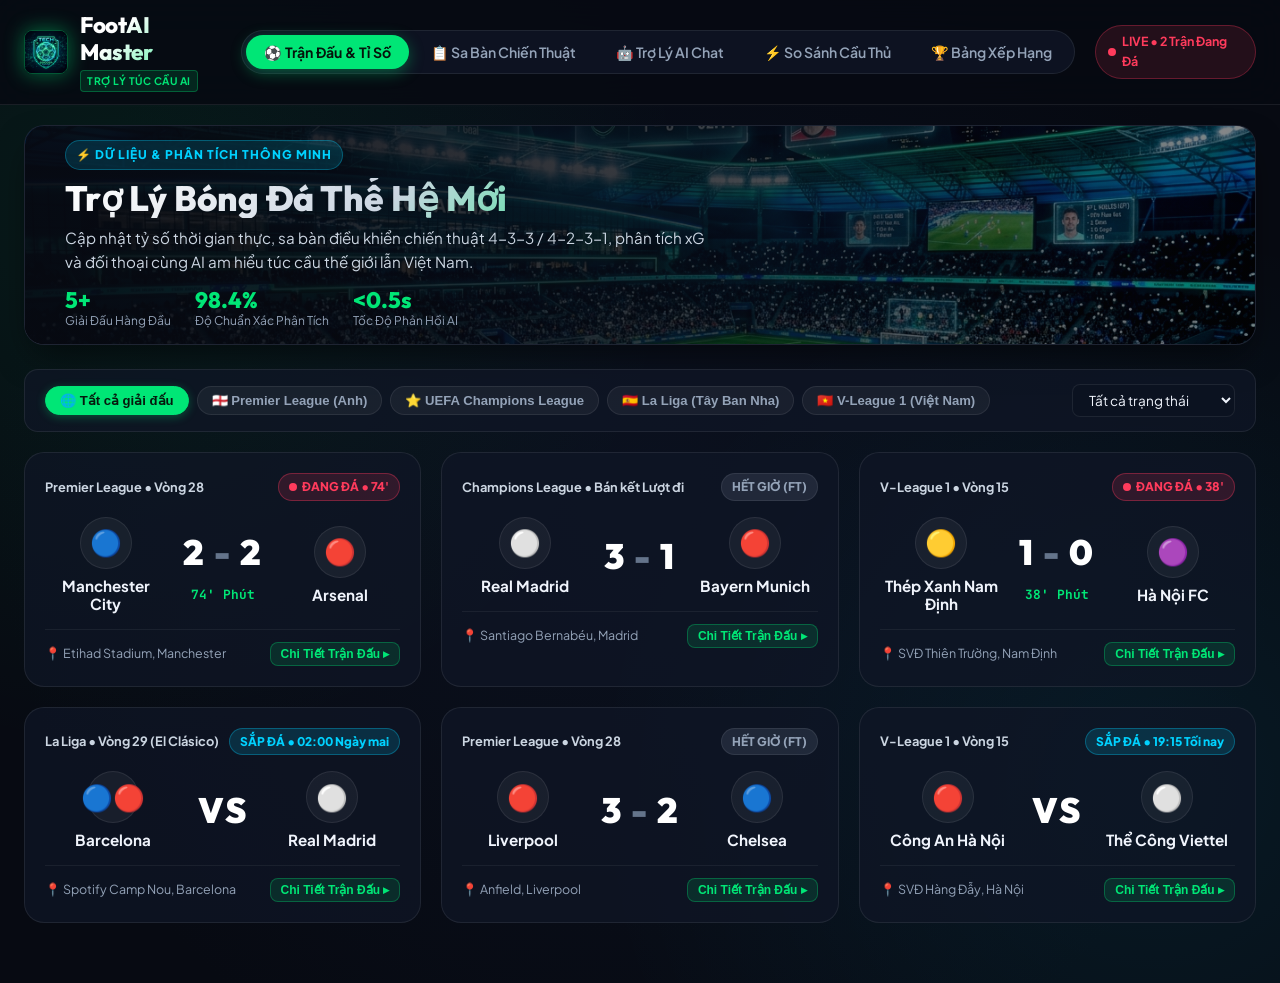
<file: footai/index.html>
<!DOCTYPE html>
<html lang="vi">
<head>
  <meta charset="UTF-8">
  <meta name="viewport" content="width=device-width, initial-scale=1.0">
  <title>FootAI - Trợ Lý Ảo Bóng Đá & Trung Tâm Chiến Thuật</title>
  <meta name="description" content="Trợ lý ảo bóng đá thông minh hàng đầu: cập nhật tỷ số trực tiếp, bảng xếp hạng các giải đấu hàng đầu, sa bàn chiến thuật tương tác và phân tích AI chuyên sâu.">
  <link rel="stylesheet" href="style.css">
  <link rel="icon" type="image/jpeg" href="assets/logo.jpg">
</head>
<body>

  <!-- ==================== MAIN HEADER ==================== -->
  <header class="main-header" id="mainHeader">
    <div class="header-container">
      <div class="brand-wrapper">
        <img src="assets/logo.jpg" alt="FootAI Logo" class="brand-logo-img" id="brandLogoImg">
        <div class="brand-text">
          <h1>FootAI Master</h1>
          <span class="brand-badge">Trợ Lý Túc Cầu AI</span>
        </div>
      </div>

      <nav class="nav-tabs" id="mainNavTabs" role="tablist">
        <button class="nav-tab-btn active" id="tabBtnMatches" data-tab="matches" role="tab" aria-selected="true">
          <span>⚽ Trận Đấu & Tỉ Số</span>
        </button>
        <button class="nav-tab-btn" id="tabBtnTactics" data-tab="tactics" role="tab" aria-selected="false">
          <span>📋 Sa Bàn Chiến Thuật</span>
        </button>
        <button class="nav-tab-btn" id="tabBtnAiChat" data-tab="aiChat" role="tab" aria-selected="false">
          <span>🤖 Trợ Lý AI Chat</span>
        </button>
        <button class="nav-tab-btn" id="tabBtnScout" data-tab="scout" role="tab" aria-selected="false">
          <span>⚡ So Sánh Cầu Thủ</span>
        </button>
        <button class="nav-tab-btn" id="tabBtnStandings" data-tab="standings" role="tab" aria-selected="false">
          <span>🏆 Bảng Xếp Hạng</span>
        </button>
      </nav>

      <div class="header-status" id="headerStatus">
        <div class="live-pulse-badge" id="liveMatchBadge">
          <span class="pulse-dot"></span>
          <span>LIVE • 2 Trận Đang Đá</span>
        </div>
      </div>
    </div>
  </header>

  <!-- ==================== HERO BANNER ==================== -->
  <section class="hero-banner" id="heroBannerSection">
    <div class="hero-card">
      <img src="assets/hero.jpg" alt="Sân vận động FootAI Arena" class="hero-bg-img" id="heroBgImg">
      <div class="hero-gradient-overlay"></div>
      <div class="hero-content">
        <span class="hero-tag">⚡ Dữ Liệu & Phân Tích Thông Minh</span>
        <h2 class="hero-title">Trợ Lý Bóng Đá Thế Hệ Mới</h2>
        <p class="hero-desc">
          Cập nhật tỷ số thời gian thực, sa bàn điều khiển chiến thuật 4-3-3 / 4-2-3-1, phân tích xG và đối thoại cùng AI am hiểu túc cầu thế giới lẫn Việt Nam.
        </p>
        <div class="hero-stats-row">
          <div class="hero-stat-item">
            <span class="stat-num" id="heroStatLeagues">5+</span>
            <span class="stat-label">Giải Đấu Hàng Đầu</span>
          </div>
          <div class="hero-stat-item">
            <span class="stat-num" id="heroStatAccuracy">98.4%</span>
            <span class="stat-label">Độ Chuẩn Xác Phân Tích</span>
          </div>
          <div class="hero-stat-item">
            <span class="stat-num" id="heroStatLatency">&lt;0.5s</span>
            <span class="stat-label">Tốc Độ Phản Hồi AI</span>
          </div>
        </div>
      </div>
    </div>
  </section>

  <!-- ==================== MAIN CONTENT ==================== -->
  <main class="main-content" id="mainAppContent">

    <!-- TAB 1: MATCH CENTER & LIVE SCORES -->
    <section class="tab-pane active" id="pane-matches" role="tabpanel">
      <div class="filters-bar" id="matchFiltersBar">
        <div class="league-filter-pills" id="leaguePillsContainer">
          <!-- Dynamically populated league pills -->
        </div>
        <div class="status-filter-wrapper">
          <select class="status-filter-select" id="matchStatusFilter">
            <option value="all">Tất cả trạng thái</option>
            <option value="LIVE">Đang diễn ra (LIVE)</option>
            <option value="UPCOMING">Sắp diễn ra</option>
            <option value="FT">Đã kết thúc (FT)</option>
          </select>
        </div>
      </div>

      <div class="matches-grid" id="matchesListGrid">
        <!-- Rendered matches -->
      </div>
    </section>

    <!-- TAB 2: TACTICAL BOARD (SA BÀN CHIẾN THUẬT) -->
    <section class="tab-pane" id="pane-tactics" role="tabpanel">
      <div class="tactical-board-wrapper">
        <div class="tactical-pitch-card">
          <div class="pitch-toolbar">
            <div class="pitch-controls-group">
              <label for="formationSelect" style="font-size:0.82rem;font-weight:700;color:var(--text-secondary);">Sơ đồ:</label>
              <select id="formationSelect" class="formation-select">
                <option value="4-3-3">4-3-3 Tiki-Taka</option>
                <option value="4-2-3-1">4-2-3-1 Pressing & Chuyển Trạng Thái</option>
                <option value="3-5-2">3-5-2 Song Sát & Wing-backs</option>
                <option value="4-4-2">4-4-2 Low-Block Cổ Điển</option>
              </select>
            </div>

            <div class="pitch-controls-group">
              <button class="pitch-btn" id="btnToggleDraw" title="Bật/Tắt chế độ vẽ mũi tên chiến thuật">
                ✏️ <span>Vẽ Chiến Thuật</span>
              </button>
              <button class="pitch-btn" id="btnClearDraw" title="Xóa các đường vẽ trên sân">
                🧹 <span>Xóa Nét Vẽ</span>
              </button>
              <button class="pitch-btn" id="btnResetFormation" title="Đặt lại vị trí cầu thủ mặc định">
                🔄 <span>Đặt Lại</span>
              </button>
            </div>
          </div>

          <!-- The Interactive Pitch Field -->
          <div class="pitch-container" id="pitchField">
            <div class="pitch-half-line"></div>
            <div class="pitch-center-circle"></div>
            <div class="pitch-center-spot"></div>
            <div class="pitch-penalty-area-top"></div>
            <div class="pitch-goal-area-top"></div>
            <div class="pitch-penalty-area-bottom"></div>
            <div class="pitch-goal-area-bottom"></div>

            <!-- Drawing Canvas Overlay -->
            <canvas id="pitchCanvas" class="pitch-drawing-canvas"></canvas>

            <!-- Draggable Players Nodes Container -->
            <div id="playersPitchLayer"></div>
          </div>
        </div>

        <!-- Tactical Sidebar Information -->
        <aside class="tactical-sidebar">
          <div class="tactical-info-card" id="tacticalInfoCard">
            <h3 id="tacticalName">4-3-3 Tiki-Taka</h3>
            <span class="tactical-meta-badge" id="tacticalBadge">Triết lý kiểm soát không gian</span>
            <p id="tacticalDesc" style="font-size:0.88rem;color:#cbd5e1;margin-bottom:14px;">
              Sơ đồ tối ưu kiểm soát không gian, tam giác chuyền bóng và pressing tầm cao.
            </p>
            <h4 style="font-size:0.9rem;font-weight:700;color:var(--accent-cyan);margin-bottom:8px;">
              ⚡ Nguyên tắc vận hành:
            </h4>
            <ul class="tactical-principles-list" id="tacticalPrinciples">
              <li>Tiền vệ mỏ neo (CDM) lùi sâu hình thành tam giác phân phối bóng.</li>
              <li>Hậu vệ biên dâng cao tạo bề ngang (Width) cho hàng công.</li>
              <li>Tiền đạo cánh cắt vào nách trung lộ (Half-space) dứt điểm.</li>
              <li>Khối pressing đồng bộ ngay trong vòng 5 giây sau khi mất quyền kiểm soát.</li>
            </ul>
          </div>

          <div class="tactical-info-card">
            <h3>💡 Hướng Dẫn Sử Dụng Sa Bàn</h3>
            <ul class="tactical-principles-list" style="margin-top:10px;">
              <li><strong>Kéo & Thả</strong>: Nhấp và kéo trực tiếp bất kỳ cầu thủ nào trên sân để thử nghiệm biến thể chiến thuật.</li>
              <li><strong>Vẽ chiến thuật</strong>: Nhấp nút "Vẽ Chiến Thuật" và dùng chuột để phác thảo hướng di chuyển, đường chuyền hoặc mảng miếng phối hợp.</li>
              <li><strong>Đổi sơ đồ</strong>: Chọn 4-3-3, 4-2-3-1, 3-5-2 để tự động dàn xếp vị trí tối ưu.</li>
            </ul>
          </div>
        </aside>
      </div>
    </section>

    <!-- TAB 3: AI FOOTBALL CHAT ASSISTANT -->
    <section class="tab-pane" id="pane-aiChat" role="tabpanel">
      <div class="chat-section-container">
        <div class="chat-header">
          <div class="chat-assistant-meta">
            <img src="assets/logo.jpg" alt="FootAI Avatar" class="chat-avatar">
            <div>
              <h3>FootAI Copilot</h3>
              <span class="chat-subtitle">● Đang trực tuyến • Sẵn sàng phân tích chuyên sâu</span>
            </div>
          </div>
          <div class="chat-quick-actions">
            <button class="pitch-btn" id="btnClearChatHistory">🗑️ Xóa hội thoại</button>
          </div>
        </div>

        <div class="chat-messages-scroll" id="chatMessagesContainer">
          <div class="chat-bubble bot">
            <h3>Chào bạn! Tôi là FootAI - Chuyên gia trợ lý bóng đá của bạn. 👋⚽</h3>
            <p>Tôi có thể giúp bạn:</p>
            <ul>
              <li>Phân tích chiến thuật các trận cầu đỉnh cao (EPL, Champions League, El Clásico, V-League).</li>
              <li>Giải thích các tình huống VAR, luật việt vị và các điều luật IFAB mới nhất.</li>
              <li>So sánh phong độ, chỉ số xG, điểm mạnh/yếu của các ngôi sao hàng đầu.</li>
              <li>Tư vấn cách vận hành các sơ đồ chiến thuật (4-3-3, 4-2-3-1, 3-5-2...).</li>
            </ul>
            <p style="margin-top:8px;">Hãy chọn câu hỏi gợi ý bên dưới hoặc gõ câu hỏi bất kỳ nhé!</p>
          </div>
        </div>

        <div class="chat-suggestions-bar" id="chatSuggestionsBar">
          <button class="suggestion-chip" data-prompt="Phân tích chiến thuật Man City vs Arsenal">⚔️ Man City vs Arsenal</button>
          <button class="suggestion-chip" data-prompt="Giải thích luật việt vị mới nhất và công nghệ VAR">⚖️ Luật việt vị & VAR</button>
          <button class="suggestion-chip" data-prompt="So sánh sơ đồ 4-3-3 và 4-2-3-1">📐 4-3-3 vs 4-2-3-1</button>
          <button class="suggestion-chip" data-prompt="So sánh Haaland vs Mbappe ai toàn diện hơn?">⚡ Haaland vs Mbappé</button>
          <button class="suggestion-chip" data-prompt="Phân tích cục diện V-League và CLB Nam Định">🇻🇳 Cục diện V-League</button>
        </div>

        <div class="chat-input-bar">
          <form class="chat-form" id="chatForm">
            <input type="text" class="chat-input" id="chatInput" placeholder="Hỏi FootAI về chiến thuật, trận đấu, cầu thủ, luật bóng đá..." autocomplete="off">
            <button type="submit" class="chat-send-btn" id="chatSendBtn">
              <span>Gửi</span> 🚀
            </button>
          </form>
        </div>
      </div>
    </section>

    <!-- TAB 4: PLAYER SCOUT & COMPARISON -->
    <section class="tab-pane" id="pane-scout" role="tabpanel">
      <div class="scout-container">
        <div class="scout-selection-card">
          <div class="player-picker-box">
            <label for="scoutPlayer1">Cầu thủ 1 (Bên Trái):</label>
            <select id="scoutPlayer1" class="player-select"></select>
          </div>

          <div class="vs-badge">VS</div>

          <div class="player-picker-box">
            <label for="scoutPlayer2">Cầu thủ 2 (Bên Phải):</label>
            <select id="scoutPlayer2" class="player-select"></select>
          </div>
        </div>

        <div class="comparison-grid" id="scoutComparisonGrid">
          <!-- Rendered Player 1 and Player 2 Cards -->
        </div>
      </div>
    </section>

    <!-- TAB 5: STANDINGS -->
    <section class="tab-pane" id="pane-standings" role="tabpanel">
      <div class="filters-bar">
        <div class="league-filter-pills" id="standingsLeaguePills">
          <button class="pill-btn active" data-league="epl">Premier League</button>
          <button class="pill-btn" data-league="ucl">Champions League</button>
          <button class="pill-btn" data-league="laliga">La Liga</button>
          <button class="pill-btn" data-league="vleague">V-League 1</button>
        </div>
      </div>

      <div class="standings-card" id="standingsTableContainer">
        <!-- Rendered Standings Table -->
      </div>
    </section>

  </main>

  <!-- ==================== MATCH DETAILS MODAL ==================== -->
  <div class="modal-backdrop" id="matchDetailsModal" role="dialog" aria-modal="true" aria-hidden="true">
    <div class="modal-container">
      <button class="modal-close-btn" id="modalCloseBtn" aria-label="Đóng cửa sổ">✕</button>
      <div id="modalDynamicContent">
        <!-- Injected match details -->
      </div>
    </div>
  </div>

  <!-- Scripts -->
  <script src="data.js"></script>
  <script src="app.js"></script>
</body>
</html>
</file>
<file: cv.css>
/* ==========================================================================
   CV Cá Nhân - Kiều Duy Hưng
   Ultra-Modern, Cyberpunk/Tech Aesthetic, Interactive & Print-Ready CSS
   ========================================================================== */

/* --- Design Tokens & Themes --- */
:root {
  --font-primary: 'Plus Jakarta Sans', -apple-system, BlinkMacSystemFont, 'Segoe UI', Roboto, sans-serif;
  --font-mono: 'JetBrains Mono', 'Fira Code', 'Courier New', monospace;
  
  /* Dynamic Primary Color (Mặc định: Cyber Blue) */
  --primary: #2563eb;
  --primary-hover: #1d4ed8;
  --primary-gradient: linear-gradient(135deg, #2563eb 0%, #3b82f6 50%, #60a5fa 100%);
  --primary-light: #eff6ff;
  --primary-border: #bfdbfe;
  --primary-glow: rgba(37, 99, 235, 0.28);
  
  /* Neutral Palette - Light Mode */
  --bg-page: #f8fafc;
  --bg-card: rgba(255, 255, 255, 0.88);
  --bg-card-subtle: #f1f5f9;
  --bg-card-hover: #e2e8f0;
  --text-main: #0f172a;
  --text-muted: #64748b;
  --text-light: #94a3b8;
  --border-color: rgba(226, 232, 240, 0.85);
  --border-subtle: #cbd5e1;
  
  /* Status Colors */
  --success: #10b981;
  --success-light: #ecfdf5;
  --warning: #f59e0b;
  --info: #0284c7;

  /* Shadows & Radius */
  --shadow-sm: 0 2px 4px rgba(0, 0, 0, 0.04);
  --shadow-md: 0 6px 18px -3px rgba(15, 23, 42, 0.08);
  --shadow-lg: 0 20px 40px -10px rgba(15, 23, 42, 0.12);
  --shadow-glow: 0 0 25px var(--primary-glow);
  --radius-sm: 8px;
  --radius-md: 14px;
  --radius-lg: 22px;
  --radius-full: 9999px;
  --transition: all 0.25s cubic-bezier(0.4, 0, 0.2, 1);
}

/* Color Presets */
[data-color="violet"] {
  --primary: #8b5cf6;
  --primary-hover: #7c3aed;
  --primary-gradient: linear-gradient(135deg, #7c3aed 0%, #8b5cf6 50%, #a78bfa 100%);
  --primary-light: #f5f3ff;
  --primary-border: #ddd6fe;
  --primary-glow: rgba(139, 92, 246, 0.28);
}

[data-color="emerald"] {
  --primary: #10b981;
  --primary-hover: #059669;
  --primary-gradient: linear-gradient(135deg, #059669 0%, #10b981 50%, #34d399 100%);
  --primary-light: #ecfdf5;
  --primary-border: #a7f3d0;
  --primary-glow: rgba(16, 185, 129, 0.28);
}

[data-color="rose"] {
  --primary: #f43f5e;
  --primary-hover: #e11d48;
  --primary-gradient: linear-gradient(135deg, #e11d48 0%, #f43f5e 50%, #fb7185 100%);
  --primary-light: #fff1f2;
  --primary-border: #fecdd3;
  --primary-glow: rgba(244, 63, 94, 0.28);
}

/* Dark Mode Theme (Cyberpunk / Deep Tech Slate) */
[data-theme="dark"] {
  --bg-page: #080c14;
  --bg-card: rgba(17, 24, 39, 0.82);
  --bg-card-subtle: #151f33;
  --bg-card-hover: #1e2c47;
  --text-main: #f8fafc;
  --text-muted: #94a3b8;
  --text-light: #64748b;
  --border-color: rgba(36, 48, 73, 0.85);
  --border-subtle: #334155;
  --primary-light: rgba(59, 130, 246, 0.16);
  --primary-border: rgba(59, 130, 246, 0.38);
  --shadow-sm: 0 2px 4px rgba(0, 0, 0, 0.35);
  --shadow-md: 0 6px 20px -3px rgba(0, 0, 0, 0.55);
  --shadow-lg: 0 24px 48px -10px rgba(0, 0, 0, 0.75);
}

[data-theme="dark"][data-color="violet"] {
  --primary: #a78bfa;
  --primary-light: rgba(167, 139, 250, 0.16);
  --primary-border: rgba(167, 139, 250, 0.38);
  --primary-glow: rgba(167, 139, 250, 0.3);
}
[data-theme="dark"][data-color="emerald"] {
  --primary: #34d399;
  --primary-light: rgba(52, 211, 153, 0.16);
  --primary-border: rgba(52, 211, 153, 0.38);
  --primary-glow: rgba(52, 211, 153, 0.3);
}
[data-theme="dark"][data-color="rose"] {
  --primary: #fb7185;
  --primary-light: rgba(251, 113, 133, 0.16);
  --primary-border: rgba(251, 113, 133, 0.38);
  --primary-glow: rgba(251, 113, 133, 0.3);
}

/* --- Base & Reset --- */
*, *::before, *::after {
  box-sizing: border-box;
  margin: 0;
  padding: 0;
}

html {
  scroll-behavior: smooth;
}

body {
  font-family: var(--font-primary);
  background-color: var(--bg-page);
  color: var(--text-main);
  line-height: 1.6;
  min-height: 100vh;
  padding: 18px 16px 60px 16px;
  transition: background-color 0.3s ease, color 0.3s ease;
  position: relative;
  overflow-x: hidden;
}

/* --- Interactive Particle Canvas Background --- */
#techCanvas {
  position: fixed;
  top: 0;
  left: 0;
  width: 100vw;
  height: 100vh;
  pointer-events: none;
  z-index: 0;
  opacity: 0.6;
  transition: opacity 0.4s ease;
}

body.fx-disabled #techCanvas {
  display: none !important;
}

/* Glowing Top Ambient Beam */
body::before {
  content: '';
  position: fixed;
  top: 0;
  left: 10%;
  right: 10%;
  height: 420px;
  background: radial-gradient(ellipse at 50% -10%, var(--primary-glow), transparent 75%);
  pointer-events: none;
  z-index: 0;
  transition: background 0.3s ease;
}

/* ==================== CONTROL BAR ==================== */
.control-bar {
  position: sticky;
  top: 14px;
  max-width: 1020px;
  margin: 0 auto 20px auto;
  background: var(--bg-card);
  backdrop-filter: blur(16px);
  -webkit-backdrop-filter: blur(16px);
  padding: 10px 18px;
  border-radius: var(--radius-md);
  border: 1px solid var(--border-color);
  box-shadow: var(--shadow-md);
  display: flex;
  justify-content: space-between;
  align-items: center;
  flex-wrap: wrap;
  gap: 10px;
  z-index: 100;
  transition: var(--transition);
}

.control-left {
  display: flex;
  align-items: center;
  gap: 10px;
  flex-wrap: wrap;
}

.live-badge {
  display: inline-flex;
  align-items: center;
  gap: 6px;
  background: var(--primary-light);
  color: var(--primary);
  padding: 5px 12px;
  border-radius: var(--radius-full);
  font-size: 0.76rem;
  font-weight: 700;
  border: 1px solid var(--primary-border);
}

.pulse-dot {
  width: 8px;
  height: 8px;
  background: var(--success);
  border-radius: 50%;
  box-shadow: 0 0 0 0 rgba(16, 185, 129, 0.7);
  animation: pulseAnim 1.8s infinite;
}

@keyframes pulseAnim {
  0% { transform: scale(0.95); box-shadow: 0 0 0 0 rgba(16, 185, 129, 0.7); }
  70% { transform: scale(1); box-shadow: 0 0 0 8px rgba(16, 185, 129, 0); }
  100% { transform: scale(0.95); box-shadow: 0 0 0 0 rgba(16, 185, 129, 0); }
}

/* Quick Nav Jump Pills */
.nav-pills {
  display: flex;
  gap: 4px;
}

.nav-pill-link {
  font-size: 0.76rem;
  font-weight: 600;
  color: var(--text-muted);
  text-decoration: none;
  padding: 4px 9px;
  border-radius: var(--radius-sm);
  transition: var(--transition);
}

.nav-pill-link:hover {
  color: var(--primary);
  background: var(--primary-light);
}

.control-right {
  display: flex;
  align-items: center;
  gap: 6px;
  flex-wrap: wrap;
}

/* Color theme palette buttons */
.color-picker {
  display: flex;
  align-items: center;
  gap: 5px;
  padding: 3px 6px;
  background: var(--bg-card-subtle);
  border-radius: var(--radius-full);
  border: 1px solid var(--border-color);
}

.color-dot {
  width: 15px;
  height: 15px;
  border-radius: 50%;
  cursor: pointer;
  border: 2px solid transparent;
  transition: var(--transition);
}

.color-dot:hover {
  transform: scale(1.25);
}

.color-dot.active {
  border-color: var(--text-main);
  transform: scale(1.15);
  box-shadow: 0 0 6px var(--primary);
}

.dot-blue { background: #2563eb; }
.dot-violet { background: #8b5cf6; }
.dot-emerald { background: #10b981; }
.dot-rose { background: #f43f5e; }

/* Control Buttons */
.btn {
  display: inline-flex;
  align-items: center;
  justify-content: center;
  gap: 6px;
  padding: 6px 12px;
  font-size: 0.82rem;
  font-weight: 600;
  font-family: inherit;
  border-radius: var(--radius-sm);
  border: 1px solid transparent;
  cursor: pointer;
  transition: var(--transition);
  text-decoration: none;
  user-select: none;
  position: relative;
  overflow: hidden;
}

.btn:active {
  transform: scale(0.96) !important;
}

.btn-primary {
  background: var(--primary-gradient);
  color: #ffffff;
  box-shadow: 0 3px 12px var(--primary-glow);
}

.btn-primary:hover {
  transform: translateY(-2px);
  box-shadow: 0 6px 20px var(--primary-glow);
}

.btn-outline {
  background: var(--bg-card-subtle);
  color: var(--text-main);
  border-color: var(--border-color);
}

.btn-outline:hover {
  background: var(--bg-card-hover);
  border-color: var(--primary-border);
  transform: translateY(-1px);
}

.btn-outline.active {
  background: var(--primary-light);
  color: var(--primary);
  border-color: var(--primary);
  box-shadow: 0 0 10px var(--primary-glow);
}

.btn-cyber {
  background: rgba(37, 99, 235, 0.12);
  color: var(--primary);
  border: 1px solid var(--primary-border);
  font-family: var(--font-mono);
  font-size: 0.78rem;
}

.btn-cyber:hover {
  background: var(--primary);
  color: #ffffff;
  box-shadow: 0 0 18px var(--primary-glow);
  transform: translateY(-1px);
}

/* Custom Cyber Scrollbar */
::-webkit-scrollbar {
  width: 8px;
  height: 8px;
}
::-webkit-scrollbar-track {
  background: var(--bg-page);
}
::-webkit-scrollbar-thumb {
  background: var(--border-subtle);
  border-radius: var(--radius-full);
}
::-webkit-scrollbar-thumb:hover {
  background: var(--primary);
}

/* Scroll Offset for Navigation Anchors */
#about, #contact, #skills, #education, #projects {
  scroll-margin-top: 85px;
}

/* Floating Back To Top Button */
.back-to-top-btn {
  position: fixed;
  bottom: 24px;
  right: 24px;
  width: 44px;
  height: 44px;
  background: var(--bg-card);
  backdrop-filter: blur(12px);
  border: 1px solid var(--border-color);
  border-radius: 50%;
  color: var(--primary);
  display: flex;
  align-items: center;
  justify-content: center;
  font-size: 1.2rem;
  font-weight: 800;
  box-shadow: var(--shadow-lg);
  cursor: pointer;
  z-index: 99;
  opacity: 0;
  visibility: hidden;
  transform: translateY(20px);
  transition: var(--transition);
}

.back-to-top-btn.visible {
  opacity: 1;
  visibility: visible;
  transform: translateY(0);
}

.back-to-top-btn:hover {
  background: var(--primary-gradient);
  color: #ffffff;
  box-shadow: 0 0 20px var(--primary-glow);
  transform: translateY(-3px);
}

/* ==================== MAIN CV CONTAINER ==================== */
.cv-container {
  max-width: 1020px;
  margin: 0 auto;
  background: var(--bg-card);
  backdrop-filter: blur(20px);
  -webkit-backdrop-filter: blur(20px);
  border-radius: var(--radius-lg);
  border: 1px solid var(--border-color);
  box-shadow: var(--shadow-lg);
  display: grid;
  grid-template-columns: 330px 1fr;
  overflow: hidden;
  position: relative;
  z-index: 1;
  transition: var(--transition);
}

/* ==================== LEFT SIDEBAR ==================== */
.cv-sidebar {
  background: var(--bg-card-subtle);
  border-right: 1px solid var(--border-color);
  padding: 36px 24px;
  display: flex;
  flex-direction: column;
  gap: 26px;
}

/* Profile Card with Real Avatar & Glow Ring */
.profile-box {
  text-align: center;
}

.avatar-wrapper {
  position: relative;
  width: 145px;
  height: 145px;
  margin: 0 auto 16px auto;
  cursor: pointer;
  border-radius: 50%;
  padding: 4px;
  background: linear-gradient(135deg, var(--primary), transparent 60%, var(--primary));
  box-shadow: 0 8px 28px var(--primary-glow);
  transition: transform 0.4s cubic-bezier(0.34, 1.56, 0.64, 1), box-shadow 0.3s ease;
}

.avatar-wrapper:hover {
  transform: scale(1.06) rotate(1deg);
  box-shadow: 0 12px 35px var(--primary-glow);
}

.avatar-img {
  width: 100%;
  height: 100%;
  object-fit: cover;
  object-position: top center;
  border-radius: 50%;
  border: 3px solid var(--bg-card);
  display: block;
}

.avatar-status-badge {
  position: absolute;
  bottom: 8px;
  right: 10px;
  width: 20px;
  height: 20px;
  background: var(--success);
  border: 3px solid var(--bg-card);
  border-radius: 50%;
  box-shadow: 0 2px 8px rgba(0, 0, 0, 0.25);
}

.avatar-hint {
  font-size: 0.72rem;
  color: var(--text-light);
  margin-top: 6px;
  display: flex;
  align-items: center;
  justify-content: center;
  gap: 4px;
}

.profile-tag {
  display: inline-block;
  font-family: var(--font-mono);
  font-size: 0.72rem;
  font-weight: 700;
  color: var(--primary);
  background: var(--primary-light);
  padding: 2px 10px;
  border-radius: var(--radius-full);
  margin-bottom: 6px;
}

.profile-fullname {
  font-size: 1.55rem;
  font-weight: 800;
  color: var(--text-main);
  letter-spacing: -0.4px;
  margin-bottom: 4px;
}

/* Typewriter Dynamic Title */
.typewriter-box {
  min-height: 24px;
  display: flex;
  align-items: center;
  justify-content: center;
  gap: 2px;
  font-size: 0.88rem;
  font-weight: 700;
  color: var(--primary);
  letter-spacing: 0.2px;
}

.typewriter-text {
  border-right: 2px solid var(--primary);
  animation: blinkCursor 0.8s infinite;
  padding-right: 2px;
  white-space: nowrap;
  overflow: hidden;
}

@keyframes blinkCursor {
  0%, 100% { border-color: transparent; }
  50% { border-color: var(--primary); }
}

.profile-subheadline {
  font-size: 0.8rem;
  color: var(--text-muted);
  margin-top: 4px;
  font-weight: 600;
}

/* Sidebar Section Headers */
.side-block {
  display: flex;
  flex-direction: column;
  gap: 12px;
}

.side-header {
  font-size: 0.82rem;
  font-weight: 800;
  text-transform: uppercase;
  letter-spacing: 1px;
  color: var(--text-muted);
  display: flex;
  align-items: center;
  justify-content: space-between;
  padding-bottom: 6px;
  border-bottom: 1.5px solid var(--border-color);
}

.side-header-left {
  display: flex;
  align-items: center;
  gap: 8px;
}

.side-header-left svg {
  width: 16px;
  height: 16px;
  fill: var(--primary);
}

/* Info Contact List */
.contact-list {
  list-style: none;
  display: flex;
  flex-direction: column;
  gap: 10px;
}

.contact-row {
  display: flex;
  align-items: center;
  justify-content: space-between;
  gap: 8px;
  padding: 8px 10px;
  background: var(--bg-card);
  border-radius: var(--radius-sm);
  border: 1px solid var(--border-color);
  transition: var(--transition);
}

.contact-row:hover {
  border-color: var(--primary-border);
  transform: translateX(3px);
  box-shadow: 0 2px 8px var(--primary-glow);
}

.contact-left {
  display: flex;
  align-items: center;
  gap: 10px;
  overflow: hidden;
}

.contact-icon {
  width: 28px;
  height: 28px;
  min-width: 28px;
  background: var(--primary-light);
  color: var(--primary);
  border-radius: var(--radius-sm);
  display: flex;
  align-items: center;
  justify-content: center;
  font-size: 0.9rem;
}

.contact-content {
  display: flex;
  flex-direction: column;
  overflow: hidden;
}

.contact-label {
  font-size: 0.7rem;
  font-weight: 700;
  color: var(--text-light);
  text-transform: uppercase;
}

.contact-value {
  font-size: 0.84rem;
  font-weight: 600;
  color: var(--text-main);
  white-space: nowrap;
  overflow: hidden;
  text-overflow: ellipsis;
  text-decoration: none;
}

.contact-value a {
  color: inherit;
  text-decoration: none;
}
.contact-value a:hover {
  color: var(--primary);
}

.copy-mini-btn {
  background: none;
  border: none;
  cursor: pointer;
  color: var(--text-muted);
  padding: 4px;
  border-radius: 4px;
  display: flex;
  align-items: center;
  transition: var(--transition);
}

.copy-mini-btn:hover {
  color: var(--primary);
  background: var(--primary-light);
  transform: scale(1.15);
}

/* Skills Category Filter */
.skills-filter-tabs {
  display: flex;
  gap: 4px;
  margin-bottom: 6px;
  background: var(--bg-card);
  padding: 3px;
  border-radius: var(--radius-sm);
  border: 1px solid var(--border-color);
}

.skill-tab-btn {
  flex: 1;
  background: none;
  border: none;
  padding: 5px 6px;
  font-size: 0.72rem;
  font-weight: 700;
  color: var(--text-muted);
  cursor: pointer;
  border-radius: 4px;
  transition: var(--transition);
  text-align: center;
}

.skill-tab-btn.active {
  background: var(--primary);
  color: #ffffff;
  box-shadow: 0 2px 6px var(--primary-glow);
}

/* Skill Progress Bars */
.skills-container {
  display: flex;
  flex-direction: column;
  gap: 10px;
}

.skill-item {
  display: flex;
  flex-direction: column;
  gap: 4px;
}

.skill-item-info {
  display: flex;
  justify-content: space-between;
  align-items: center;
  font-size: 0.8rem;
  font-weight: 600;
}

.skill-item-level {
  font-size: 0.72rem;
  color: var(--text-muted);
  font-family: var(--font-mono);
}

.skill-track {
  width: 100%;
  height: 6px;
  background: var(--border-color);
  border-radius: var(--radius-full);
  overflow: hidden;
}

.skill-fill {
  height: 100%;
  background: var(--primary-gradient);
  border-radius: var(--radius-full);
  transition: width 1s cubic-bezier(0.4, 0, 0.2, 1);
  box-shadow: 0 0 8px var(--primary);
}

/* Badges / Pill Tags */
.tag-cloud {
  display: flex;
  flex-wrap: wrap;
  gap: 6px;
}

.skill-pill {
  font-size: 0.75rem;
  font-weight: 600;
  padding: 4px 10px;
  background: var(--bg-card);
  border: 1px solid var(--border-color);
  color: var(--text-main);
  border-radius: var(--radius-full);
  transition: var(--transition);
  cursor: default;
}

.skill-pill:hover {
  border-color: var(--primary);
  color: var(--primary);
  background: var(--primary-light);
  transform: translateY(-2px);
  box-shadow: 0 3px 8px var(--primary-glow);
}

/* ==================== RIGHT MAIN CONTENT ==================== */
.cv-content {
  padding: 36px 32px;
  display: flex;
  flex-direction: column;
  gap: 30px;
}

/* Section Header */
.main-block {
  display: flex;
  flex-direction: column;
  gap: 14px;
}

.block-title {
  display: flex;
  align-items: center;
  gap: 10px;
  font-size: 1.15rem;
  font-weight: 800;
  color: var(--text-main);
  padding-bottom: 8px;
  border-bottom: 2px solid var(--border-color);
  position: relative;
}

.block-title::after {
  content: '';
  position: absolute;
  bottom: -2px;
  left: 0;
  width: 50px;
  height: 2px;
  background: var(--primary);
  border-radius: var(--radius-full);
  box-shadow: 0 0 8px var(--primary);
}

.block-icon {
  width: 30px;
  height: 30px;
  border-radius: var(--radius-sm);
  background: var(--primary-light);
  color: var(--primary);
  display: flex;
  align-items: center;
  justify-content: center;
  font-size: 1rem;
}

/* Objective Card */
.objective-card {
  background: var(--bg-card-subtle);
  border-left: 4px solid var(--primary);
  padding: 16px 20px;
  border-radius: 0 var(--radius-md) var(--radius-md) 0;
  font-size: 0.92rem;
  color: var(--text-muted);
  line-height: 1.7;
  position: relative;
}

.objective-card strong {
  color: var(--text-main);
}

/* KPI / Highlights Grid */
.stat-cards-grid {
  display: grid;
  grid-template-columns: repeat(4, 1fr);
  gap: 12px;
}

.stat-card {
  background: var(--bg-card-subtle);
  border: 1px solid var(--border-color);
  border-radius: var(--radius-md);
  padding: 14px 10px;
  text-align: center;
  transition: var(--transition);
  perspective: 1000px;
}

.stat-card:hover {
  transform: translateY(-4px);
  border-color: var(--primary-border);
  box-shadow: var(--shadow-md);
}

.stat-number {
  font-size: 1.4rem;
  font-weight: 800;
  color: var(--primary);
  line-height: 1.2;
  font-family: var(--font-mono);
}

.stat-text {
  font-size: 0.72rem;
  font-weight: 700;
  color: var(--text-muted);
  text-transform: uppercase;
  margin-top: 4px;
}

/* GitHub Activity Heatmap Simulation */
.github-heatmap-box {
  background: var(--bg-card-subtle);
  border: 1px solid var(--border-color);
  border-radius: var(--radius-md);
  padding: 16px;
  display: flex;
  flex-direction: column;
  gap: 10px;
  transition: var(--transition);
}

.github-heatmap-box:hover {
  border-color: var(--primary-border);
  box-shadow: var(--shadow-sm);
}

.heatmap-header {
  display: flex;
  justify-content: space-between;
  align-items: center;
  font-size: 0.82rem;
  font-weight: 700;
}

.heatmap-grid {
  display: grid;
  grid-auto-flow: column;
  grid-template-rows: repeat(7, 10px);
  gap: 3px;
  overflow-x: auto;
  padding: 4px 0;
}

.heat-cell {
  width: 10px;
  height: 10px;
  border-radius: 2px;
  background: var(--border-color);
  transition: transform 0.15s ease, background-color 0.2s ease;
}

.heat-cell:hover {
  transform: scale(1.4);
}

.heat-l1 { background: #9be9a8; }
.heat-l2 { background: #40c463; }
.heat-l3 { background: #30a14e; }
.heat-l4 { background: #216e39; }

[data-theme="dark"] .heat-cell { background: #161b22; }
[data-theme="dark"] .heat-l1 { background: #0e4429; }
[data-theme="dark"] .heat-l2 { background: #006d32; }
[data-theme="dark"] .heat-l3 { background: #26a641; }
[data-theme="dark"] .heat-l4 { background: #39d353; }

.heatmap-footer {
  display: flex;
  justify-content: space-between;
  align-items: center;
  font-size: 0.74rem;
  color: var(--text-muted);
}

/* Education & Experience Timeline */
.edu-timeline {
  position: relative;
  padding-left: 24px;
  border-left: 2px solid var(--border-color);
  display: flex;
  flex-direction: column;
  gap: 22px;
}

.timeline-entry {
  position: relative;
}

.timeline-entry::before {
  content: '';
  position: absolute;
  left: -31px;
  top: 5px;
  width: 12px;
  height: 12px;
  border-radius: 50%;
  background: var(--bg-card);
  border: 3px solid var(--primary);
  box-shadow: 0 0 0 3px var(--primary-light);
}

.timeline-top {
  display: flex;
  justify-content: space-between;
  align-items: baseline;
  flex-wrap: wrap;
  gap: 6px;
  margin-bottom: 4px;
}

.timeline-school {
  font-size: 0.98rem;
  font-weight: 800;
  color: var(--text-main);
}

.timeline-badge {
  font-size: 0.76rem;
  font-weight: 700;
  color: var(--primary);
  background: var(--primary-light);
  border: 1px solid var(--primary-border);
  padding: 2px 8px;
  border-radius: var(--radius-full);
  font-family: var(--font-mono);
}

.timeline-major {
  font-size: 0.86rem;
  font-weight: 600;
  color: var(--text-muted);
  margin-bottom: 6px;
}

.timeline-notes {
  font-size: 0.86rem;
  color: var(--text-muted);
  line-height: 1.6;
}

.timeline-notes li {
  margin-left: 18px;
  margin-bottom: 4px;
}

/* Interactive Projects Grid */
.projects-container {
  display: grid;
  grid-template-columns: repeat(2, 1fr);
  gap: 16px;
}

.project-box {
  background: var(--bg-card-subtle);
  border: 1px solid var(--border-color);
  border-radius: var(--radius-md);
  padding: 18px;
  display: flex;
  flex-direction: column;
  gap: 12px;
  transition: transform 0.3s cubic-bezier(0.2, 0, 0.2, 1), box-shadow 0.3s ease, border-color 0.2s ease;
  cursor: pointer;
  position: relative;
  overflow: hidden;
}

.project-box::before {
  content: '';
  position: absolute;
  top: 0;
  left: 0;
  width: 100%;
  height: 3px;
  background: var(--primary-gradient);
  opacity: 0;
  transition: opacity 0.3s ease;
}

.project-box:hover::before {
  opacity: 1;
}

.project-box:hover {
  transform: translateY(-5px);
  border-color: var(--primary-border);
  box-shadow: 0 12px 28px -6px var(--primary-glow);
}

.project-top-row {
  display: flex;
  justify-content: space-between;
  align-items: center;
}

.project-title {
  font-size: 0.98rem;
  font-weight: 800;
  color: var(--text-main);
}

.project-type-tag {
  font-size: 0.7rem;
  font-weight: 700;
  padding: 2px 8px;
  border-radius: var(--radius-sm);
  background: var(--primary-light);
  color: var(--primary);
  font-family: var(--font-mono);
}

.project-summary {
  font-size: 0.84rem;
  color: var(--text-muted);
  line-height: 1.55;
  flex-grow: 1;
}

.project-tech-tags {
  display: flex;
  flex-wrap: wrap;
  gap: 4px;
}

.tech-badge {
  font-size: 0.7rem;
  font-weight: 600;
  padding: 2px 7px;
  background: var(--bg-card);
  border: 1px solid var(--border-color);
  color: var(--text-muted);
  border-radius: 4px;
  font-family: var(--font-mono);
}

.project-action-link {
  font-size: 0.78rem;
  font-weight: 700;
  color: var(--primary);
  display: flex;
  align-items: center;
  gap: 4px;
  margin-top: 4px;
}

/* Quick Contact / Hire Card */
.hire-banner {
  background: var(--primary-gradient);
  color: #ffffff;
  border-radius: var(--radius-md);
  padding: 22px 26px;
  display: flex;
  justify-content: space-between;
  align-items: center;
  flex-wrap: wrap;
  gap: 14px;
  box-shadow: 0 10px 28px var(--primary-glow);
}

.hire-text h3 {
  font-size: 1.15rem;
  font-weight: 800;
}

.hire-text p {
  font-size: 0.86rem;
  opacity: 0.92;
  margin-top: 3px;
}

.hire-btn {
  background: #ffffff;
  color: var(--primary);
  border: none;
  font-weight: 800;
  padding: 10px 20px;
  border-radius: var(--radius-sm);
  cursor: pointer;
  box-shadow: 0 4px 12px rgba(0, 0, 0, 0.15);
  transition: var(--transition);
}

.hire-btn:hover {
  transform: translateY(-2px);
  box-shadow: 0 6px 16px rgba(0, 0, 0, 0.25);
}

/* Footer */
.cv-bottom {
  text-align: center;
  margin-top: 28px;
  font-size: 0.82rem;
  color: var(--text-muted);
}

/* ==================== DEVELOPER TERMINAL MODAL ==================== */
.terminal-modal-card {
  background: #0d1117 !important;
  color: #c9d1d9 !important;
  border: 1px solid #30363d !important;
  font-family: var(--font-mono) !important;
  max-width: 680px !important;
  box-shadow: 0 20px 50px rgba(0, 0, 0, 0.8) !important;
  padding: 0 !important;
  overflow: hidden !important;
}

.terminal-header-bar {
  background: #161b22;
  border-bottom: 1px solid #30363d;
  padding: 10px 14px;
  display: flex;
  align-items: center;
  justify-content: space-between;
}

.terminal-mac-btns {
  display: flex;
  gap: 7px;
}

.mac-btn {
  width: 12px;
  height: 12px;
  border-radius: 50%;
  display: inline-block;
}

.mac-close { background: #ff5f56; }
.mac-min { background: #ffbd2e; }
.mac-max { background: #27c93f; }

.terminal-title-text {
  font-size: 0.8rem;
  color: #8b949e;
  font-weight: 600;
}

.terminal-body {
  padding: 16px;
  max-height: 420px;
  overflow-y: auto;
  font-size: 0.86rem;
  line-height: 1.6;
}

.term-output {
  display: flex;
  flex-direction: column;
  gap: 6px;
  margin-bottom: 12px;
}

.term-line {
  word-break: break-word;
}

.term-cyan { color: #58a6ff; font-weight: 700; }
.term-green { color: #3fb950; font-weight: 700; }
.term-yellow { color: #d29922; }
.term-dim { color: #8b949e; }

.term-input-row {
  display: flex;
  align-items: center;
  gap: 8px;
}

.term-prompt {
  color: #3fb950;
  font-weight: 700;
  white-space: nowrap;
}

.term-input-field {
  flex: 1;
  background: transparent;
  border: none;
  color: #58a6ff;
  font-family: var(--font-mono);
  font-size: 0.88rem;
  outline: none;
}

/* ==================== STANDARD MODALS ==================== */
.modal-overlay {
  position: fixed;
  top: 0;
  left: 0;
  right: 0;
  bottom: 0;
  background: rgba(10, 15, 26, 0.7);
  backdrop-filter: blur(10px);
  -webkit-backdrop-filter: blur(10px);
  display: flex;
  align-items: center;
  justify-content: center;
  padding: 16px;
  z-index: 1000;
  opacity: 0;
  visibility: hidden;
  transition: var(--transition);
}

.modal-overlay.active {
  opacity: 1;
  visibility: visible;
}

.modal-card {
  background: var(--bg-card);
  backdrop-filter: blur(20px);
  border: 1px solid var(--border-color);
  border-radius: var(--radius-lg);
  box-shadow: var(--shadow-lg);
  width: 100%;
  max-width: 520px;
  padding: 24px;
  position: relative;
  transform: scale(0.92);
  transition: var(--transition);
  max-height: 90vh;
  overflow-y: auto;
}

.modal-overlay.active .modal-card {
  transform: scale(1);
}

.modal-close-btn {
  position: absolute;
  top: 16px;
  right: 16px;
  background: var(--bg-card-subtle);
  border: none;
  color: var(--text-muted);
  width: 32px;
  height: 32px;
  border-radius: 50%;
  cursor: pointer;
  display: flex;
  align-items: center;
  justify-content: center;
  font-size: 1.1rem;
  transition: var(--transition);
}

.modal-close-btn:hover {
  background: var(--primary-light);
  color: var(--primary);
  transform: rotate(90deg);
}

.modal-title {
  font-size: 1.25rem;
  font-weight: 800;
  color: var(--text-main);
  margin-bottom: 12px;
}

.modal-content-body {
  font-size: 0.9rem;
  color: var(--text-muted);
  line-height: 1.6;
}

/* Lightbox Avatar Image */
.avatar-lightbox-img {
  width: 100%;
  max-height: 520px;
  object-fit: contain;
  border-radius: var(--radius-md);
  box-shadow: 0 10px 30px rgba(0, 0, 0, 0.4);
}

/* QR Code Box */
.qr-display-box {
  background: #ffffff;
  padding: 18px;
  border-radius: var(--radius-md);
  display: inline-block;
  margin: 14px auto;
  border: 1px solid #e2e8f0;
}

/* Contact Message Form */
.contact-form {
  display: flex;
  flex-direction: column;
  gap: 12px;
  margin-top: 14px;
}

.form-group {
  display: flex;
  flex-direction: column;
  gap: 6px;
  text-align: left;
}

.form-label {
  font-size: 0.78rem;
  font-weight: 700;
  color: var(--text-muted);
  text-transform: uppercase;
}

.form-input, .form-textarea {
  font-family: inherit;
  font-size: 0.88rem;
  padding: 10px 12px;
  border-radius: var(--radius-sm);
  border: 1px solid var(--border-color);
  background: var(--bg-card-subtle);
  color: var(--text-main);
  transition: var(--transition);
}

.form-input:focus, .form-textarea:focus {
  outline: none;
  border-color: var(--primary);
  box-shadow: 0 0 0 3px var(--primary-glow);
}

/* Toast Notification */
.toast-notice {
  position: fixed;
  bottom: 24px;
  right: 24px;
  background: var(--text-main);
  color: var(--bg-page);
  padding: 12px 20px;
  border-radius: var(--radius-md);
  font-size: 0.86rem;
  font-weight: 600;
  box-shadow: var(--shadow-lg);
  display: flex;
  align-items: center;
  gap: 8px;
  z-index: 2000;
  transform: translateY(100px);
  opacity: 0;
  transition: var(--transition);
  pointer-events: none;
  border-left: 4px solid var(--primary);
}

.toast-notice.show {
  transform: translateY(0);
  opacity: 1;
}

/* ==================== PRINT MEDIA QUERY ==================== */
@media print {
  body {
    background: #ffffff !important;
    color: #000000 !important;
    padding: 0 !important;
  }

  #techCanvas,
  body::before,
  .control-bar,
  .hire-banner,
  .cv-bottom,
  .modal-overlay,
  .toast-notice,
  .copy-mini-btn,
  .skills-filter-tabs,
  .avatar-hint,
  .project-action-link,
  .github-heatmap-box,
  .back-to-top-btn {
    display: none !important;
  }

  .cv-container {
    box-shadow: none !important;
    border: none !important;
    max-width: 100% !important;
    width: 100% !important;
    grid-template-columns: 270px 1fr !important;
    background: #ffffff !important;
  }

  .cv-sidebar {
    background: #f8fafc !important;
    border-right: 1px solid #cbd5e1 !important;
  }

  .avatar-wrapper {
    background: transparent !important;
    box-shadow: none !important;
    padding: 0 !important;
  }

  .avatar-img {
    box-shadow: none !important;
    border-color: #cbd5e1 !important;
  }

  .contact-row,
  .stat-card,
  .project-box,
  .objective-card {
    background: #ffffff !important;
    border-color: #cbd5e1 !important;
  }

  .skill-track {
    background: #e2e8f0 !important;
  }

  .skill-fill {
    background: #2563eb !important;
    print-color-adjust: exact;
    -webkit-print-color-adjust: exact;
  }

  .timeline-badge,
  .project-type-tag,
  .skill-pill,
  .tech-badge {
    background: #f1f5f9 !important;
    border-color: #cbd5e1 !important;
    color: #1e293b !important;
  }
}

/* ==================== RESPONSIVE DESIGN ==================== */
@media (max-width: 860px) {
  body {
    padding: 10px 6px 40px 6px;
  }

  .control-bar {
    position: static;
    flex-direction: column;
    align-items: stretch;
  }

  .control-left, .control-right {
    justify-content: center;
  }

  .cv-container {
    grid-template-columns: 1fr;
  }

  .cv-sidebar {
    border-right: none;
    border-bottom: 1px solid var(--border-color);
    padding: 24px 16px;
  }

  .cv-content {
    padding: 24px 16px;
  }

  .stat-cards-grid {
    grid-template-columns: repeat(2, 1fr);
  }

  .projects-container {
    grid-template-columns: 1fr;
  }

  .hire-banner {
    flex-direction: column;
    text-align: center;
  }

  .nav-pills {
    display: none;
  }
}
</file>
<file: footai/style.css>
/* ==========================================================================
   FootAI - Trợ Lý Bóng Đá & Trung Tâm Chiến Thuật Đỉnh Cao
   Design System: Neo-Pitch Dark Theme with Glassmorphism & Neon Accents
   ========================================================================== */

@import url('https://fonts.googleapis.com/css2?family=Plus+Jakarta+Sans:wght@300;400;500;600;700;800&family=Outfit:wght@400;600;700;800;900&family=JetBrains+Mono:wght@400;600&display=swap');

:root {
  --bg-main: #070a12;
  --bg-card: rgba(15, 22, 38, 0.75);
  --bg-card-hover: rgba(22, 32, 54, 0.9);
  --bg-card-solid: #0d1527;
  --border-glass: rgba(255, 255, 255, 0.08);
  --border-glow: rgba(0, 230, 118, 0.35);
  --border-cyan: rgba(0, 210, 255, 0.35);

  --accent-green: #00e676;
  --accent-green-glow: 0 0 20px rgba(0, 230, 118, 0.45);
  --accent-cyan: #00d2ff;
  --accent-cyan-glow: 0 0 20px rgba(0, 210, 255, 0.4);
  --accent-gold: #ffc107;
  --accent-red: #ff3b5c;

  --pitch-green-1: #103b22;
  --pitch-green-2: #0b2d19;
  --pitch-line: rgba(255, 255, 255, 0.6);

  --text-primary: #f0f4fc;
  --text-secondary: #94a3b8;
  --text-muted: #64748b;

  --radius-sm: 8px;
  --radius-md: 14px;
  --radius-lg: 20px;
  --radius-full: 9999px;

  --shadow-main: 0 16px 36px -10px rgba(0, 0, 0, 0.6);
  --transition: all 0.25s cubic-bezier(0.16, 1, 0.3, 1);
}

* {
  box-sizing: border-box;
  margin: 0;
  padding: 0;
}

body {
  font-family: 'Plus Jakarta Sans', -apple-system, BlinkMacSystemFont, sans-serif;
  background-color: var(--bg-main);
  color: var(--text-primary);
  line-height: 1.6;
  min-height: 100vh;
  overflow-x: hidden;
  background-image: 
    radial-gradient(circle at 10% 20%, rgba(0, 230, 118, 0.08) 0%, transparent 40%),
    radial-gradient(circle at 90% 80%, rgba(0, 210, 255, 0.08) 0%, transparent 40%),
    radial-gradient(circle at 50% 50%, rgba(13, 21, 39, 0.6) 0%, transparent 80%);
}

/* ==========================================================================
   Header & Navigation
   ========================================================================== */

header.main-header {
  position: sticky;
  top: 0;
  z-index: 100;
  background: rgba(7, 10, 18, 0.85);
  backdrop-filter: blur(20px);
  border-bottom: 1px solid var(--border-glass);
}

.header-container {
  max-width: 1400px;
  margin: 0 auto;
  padding: 12px 24px;
  display: flex;
  align-items: center;
  justify-content: space-between;
  gap: 20px;
}

.brand-wrapper {
  display: flex;
  align-items: center;
  gap: 12px;
  text-decoration: none;
}

.brand-logo-img {
  width: 44px;
  height: 44px;
  border-radius: var(--radius-sm);
  object-fit: cover;
  box-shadow: var(--accent-green-glow);
  border: 1px solid var(--border-glow);
}

.brand-text h1 {
  font-family: 'Outfit', sans-serif;
  font-size: 1.4rem;
  font-weight: 800;
  letter-spacing: -0.5px;
  background: linear-gradient(135deg, #ffffff 30%, var(--accent-green) 100%);
  -webkit-background-clip: text;
  -webkit-text-fill-color: transparent;
  line-height: 1.2;
}

.brand-badge {
  display: inline-block;
  font-size: 0.65rem;
  font-weight: 700;
  text-transform: uppercase;
  letter-spacing: 0.5px;
  color: var(--accent-green);
  background: rgba(0, 230, 118, 0.12);
  border: 1px solid rgba(0, 230, 118, 0.3);
  padding: 2px 6px;
  border-radius: 4px;
}

.nav-tabs {
  display: flex;
  align-items: center;
  background: rgba(15, 22, 38, 0.8);
  padding: 4px;
  border-radius: var(--radius-full);
  border: 1px solid var(--border-glass);
  gap: 4px;
}

.nav-tab-btn {
  background: transparent;
  border: none;
  color: var(--text-secondary);
  font-family: 'Plus Jakarta Sans', sans-serif;
  font-weight: 600;
  font-size: 0.88rem;
  padding: 8px 18px;
  border-radius: var(--radius-full);
  cursor: pointer;
  display: flex;
  align-items: center;
  gap: 8px;
  transition: var(--transition);
  white-space: nowrap;
}

.nav-tab-btn:hover {
  color: var(--text-primary);
  background: rgba(255, 255, 255, 0.05);
}

.nav-tab-btn.active {
  color: #05140b;
  background: var(--accent-green);
  box-shadow: 0 4px 15px rgba(0, 230, 118, 0.35);
  font-weight: 700;
}

.header-status {
  display: flex;
  align-items: center;
  gap: 12px;
}

.live-pulse-badge {
  display: flex;
  align-items: center;
  gap: 6px;
  font-size: 0.78rem;
  font-weight: 700;
  color: var(--accent-red);
  background: rgba(255, 59, 92, 0.12);
  border: 1px solid rgba(255, 59, 92, 0.3);
  padding: 6px 12px;
  border-radius: var(--radius-full);
}

.pulse-dot {
  width: 8px;
  height: 8px;
  border-radius: 50%;
  background-color: var(--accent-red);
  animation: pulse-animation 1.5s infinite;
}

@keyframes pulse-animation {
  0% { transform: scale(0.9); opacity: 0.8; box-shadow: 0 0 0 0 rgba(255, 59, 92, 0.7); }
  70% { transform: scale(1.1); opacity: 1; box-shadow: 0 0 0 8px rgba(255, 59, 92, 0); }
  100% { transform: scale(0.9); opacity: 0.8; box-shadow: 0 0 0 0 rgba(255, 59, 92, 0); }
}

/* ==========================================================================
   Hero Section
   ========================================================================== */

.hero-banner {
  position: relative;
  max-width: 1400px;
  margin: 20px auto 0;
  padding: 0 24px;
}

.hero-card {
  position: relative;
  height: 220px;
  border-radius: var(--radius-lg);
  overflow: hidden;
  display: flex;
  align-items: center;
  padding: 0 40px;
  border: 1px solid var(--border-glass);
  box-shadow: var(--shadow-main);
  background-color: #0b1120;
}

.hero-bg-img {
  position: absolute;
  inset: 0;
  width: 100%;
  height: 100%;
  object-fit: cover;
  object-position: center 35%;
  filter: brightness(0.65) contrast(1.1);
  transition: transform 0.8s ease;
}

.hero-card:hover .hero-bg-img {
  transform: scale(1.02);
}

.hero-gradient-overlay {
  position: absolute;
  inset: 0;
  background: linear-gradient(90deg, rgba(7, 10, 18, 0.95) 0%, rgba(7, 10, 18, 0.7) 50%, rgba(7, 10, 18, 0.2) 100%);
}

.hero-content {
  position: relative;
  z-index: 2;
  max-width: 650px;
}

.hero-tag {
  display: inline-flex;
  align-items: center;
  gap: 6px;
  font-size: 0.75rem;
  font-weight: 800;
  letter-spacing: 1px;
  text-transform: uppercase;
  color: var(--accent-cyan);
  background: rgba(0, 210, 255, 0.15);
  border: 1px solid rgba(0, 210, 255, 0.3);
  padding: 4px 10px;
  border-radius: var(--radius-full);
  margin-bottom: 8px;
}

.hero-title {
  font-family: 'Outfit', sans-serif;
  font-size: 2.2rem;
  font-weight: 800;
  line-height: 1.15;
  margin-bottom: 8px;
  background: linear-gradient(135deg, #ffffff 0%, #cbd5e1 50%, var(--accent-green) 100%);
  -webkit-background-clip: text;
  -webkit-text-fill-color: transparent;
}

.hero-desc {
  font-size: 0.95rem;
  color: #cbd5e1;
  margin-bottom: 14px;
}

.hero-stats-row {
  display: flex;
  gap: 24px;
}

.hero-stat-item {
  display: flex;
  flex-direction: column;
}

.stat-num {
  font-family: 'Outfit', sans-serif;
  font-size: 1.4rem;
  font-weight: 800;
  color: var(--accent-green);
  line-height: 1;
}

.stat-label {
  font-size: 0.75rem;
  color: var(--text-secondary);
}

/* ==========================================================================
   Main Container & Tab Content
   ========================================================================== */

main.main-content {
  max-width: 1400px;
  margin: 24px auto 60px;
  padding: 0 24px;
}

.tab-pane {
  display: none;
  animation: fadeIn 0.35s ease forwards;
}

.tab-pane.active {
  display: block;
}

@keyframes fadeIn {
  from { opacity: 0; transform: translateY(8px); }
  to { opacity: 1; transform: translateY(0); }
}

/* ==========================================================================
   Section 1: Match Center (Trung tâm trận đấu)
   ========================================================================== */

.filters-bar {
  display: flex;
  flex-wrap: wrap;
  align-items: center;
  justify-content: space-between;
  gap: 12px;
  margin-bottom: 20px;
  padding: 14px 20px;
  background: var(--bg-card);
  backdrop-filter: blur(12px);
  border-radius: var(--radius-md);
  border: 1px solid var(--border-glass);
}

.league-filter-pills {
  display: flex;
  flex-wrap: wrap;
  gap: 8px;
}

.pill-btn {
  background: rgba(255, 255, 255, 0.05);
  border: 1px solid var(--border-glass);
  color: var(--text-secondary);
  font-size: 0.82rem;
  font-weight: 600;
  padding: 6px 14px;
  border-radius: var(--radius-full);
  cursor: pointer;
  transition: var(--transition);
}

.pill-btn:hover {
  color: var(--text-primary);
  background: rgba(255, 255, 255, 0.1);
}

.pill-btn.active {
  background: var(--accent-green);
  color: #06180d;
  font-weight: 700;
  border-color: var(--accent-green);
  box-shadow: 0 2px 10px rgba(0, 230, 118, 0.3);
}

.status-filter-select {
  background: #0b1220;
  color: var(--text-primary);
  border: 1px solid var(--border-glass);
  padding: 6px 12px;
  border-radius: var(--radius-sm);
  font-size: 0.85rem;
  font-family: inherit;
  outline: none;
  cursor: pointer;
}

.matches-grid {
  display: grid;
  grid-template-columns: repeat(auto-fill, minmax(380px, 1fr));
  gap: 20px;
}

.match-card {
  background: var(--bg-card);
  backdrop-filter: blur(16px);
  border: 1px solid var(--border-glass);
  border-radius: var(--radius-lg);
  padding: 20px;
  transition: var(--transition);
  position: relative;
  overflow: hidden;
  cursor: pointer;
}

.match-card:hover {
  transform: translateY(-4px);
  border-color: var(--border-glow);
  box-shadow: 0 12px 28px rgba(0, 0, 0, 0.4);
}

.match-card-header {
  display: flex;
  align-items: center;
  justify-content: space-between;
  margin-bottom: 16px;
  font-size: 0.8rem;
  color: var(--text-muted);
}

.match-league-info {
  font-weight: 700;
  color: #cbd5e1;
  display: flex;
  align-items: center;
  gap: 6px;
}

.match-status-badge {
  font-size: 0.75rem;
  font-weight: 800;
  padding: 3px 10px;
  border-radius: var(--radius-full);
}

.status-live {
  background: rgba(255, 59, 92, 0.15);
  color: var(--accent-red);
  border: 1px solid rgba(255, 59, 92, 0.35);
  display: flex;
  align-items: center;
  gap: 5px;
}

.status-ft {
  background: rgba(148, 163, 184, 0.15);
  color: var(--text-secondary);
  border: 1px solid var(--border-glass);
}

.status-upcoming {
  background: rgba(0, 210, 255, 0.15);
  color: var(--accent-cyan);
  border: 1px solid rgba(0, 210, 255, 0.3);
}

.match-teams-box {
  display: flex;
  align-items: center;
  justify-content: space-between;
  margin-bottom: 16px;
}

.match-team {
  flex: 1;
  display: flex;
  flex-direction: column;
  align-items: center;
  text-align: center;
  gap: 8px;
}

.team-logo-circle {
  width: 52px;
  height: 52px;
  border-radius: 50%;
  background: rgba(255, 255, 255, 0.05);
  border: 1px solid var(--border-glass);
  display: flex;
  align-items: center;
  justify-content: center;
  font-size: 1.6rem;
}

.team-name {
  font-weight: 700;
  font-size: 0.95rem;
  color: var(--text-primary);
  line-height: 1.2;
}

.match-score-center {
  padding: 0 16px;
  display: flex;
  flex-direction: column;
  align-items: center;
  gap: 4px;
}

.score-display {
  font-family: 'Outfit', sans-serif;
  font-size: 2.2rem;
  font-weight: 900;
  letter-spacing: 2px;
  color: #fff;
  display: flex;
  align-items: center;
  gap: 8px;
}

.score-divider {
  color: var(--text-muted);
}

.match-minute-label {
  font-family: 'JetBrains Mono', monospace;
  font-size: 0.8rem;
  font-weight: 700;
  color: var(--accent-green);
}

.match-card-footer {
  padding-top: 12px;
  border-top: 1px solid rgba(255, 255, 255, 0.06);
  display: flex;
  align-items: center;
  justify-content: space-between;
  font-size: 0.78rem;
  color: var(--text-secondary);
}

.match-venue {
  display: flex;
  align-items: center;
  gap: 5px;
}

.view-details-btn {
  background: rgba(0, 230, 118, 0.12);
  border: 1px solid rgba(0, 230, 118, 0.3);
  color: var(--accent-green);
  font-size: 0.75rem;
  font-weight: 700;
  padding: 4px 10px;
  border-radius: var(--radius-sm);
  cursor: pointer;
  transition: var(--transition);
}

.view-details-btn:hover {
  background: var(--accent-green);
  color: #05140b;
}

/* ==========================================================================
   Match Details Modal / Drawer
   ========================================================================== */

.modal-backdrop {
  position: fixed;
  inset: 0;
  background: rgba(3, 6, 12, 0.85);
  backdrop-filter: blur(12px);
  z-index: 1000;
  display: none;
  align-items: center;
  justify-content: center;
  padding: 20px;
}

.modal-backdrop.open {
  display: flex;
}

.modal-container {
  background: #0d1424;
  border: 1px solid var(--border-glow);
  box-shadow: 0 24px 60px rgba(0, 0, 0, 0.8);
  border-radius: var(--radius-lg);
  width: 100%;
  max-width: 680px;
  max-height: 90vh;
  overflow-y: auto;
  position: relative;
  padding: 24px;
  animation: modalScale 0.25s ease-out;
}

@keyframes modalScale {
  from { transform: scale(0.95); opacity: 0; }
  to { transform: scale(1); opacity: 1; }
}

.modal-close-btn {
  position: absolute;
  top: 18px;
  right: 18px;
  background: rgba(255, 255, 255, 0.1);
  border: none;
  color: #cbd5e1;
  width: 32px;
  height: 32px;
  border-radius: 50%;
  font-size: 1.1rem;
  cursor: pointer;
  display: flex;
  align-items: center;
  justify-content: center;
  transition: var(--transition);
}

.modal-close-btn:hover {
  background: var(--accent-red);
  color: #fff;
}

.modal-match-header {
  text-align: center;
  margin-bottom: 24px;
}

.modal-stats-section h4,
.modal-events-section h4 {
  font-family: 'Outfit', sans-serif;
  font-size: 1.05rem;
  font-weight: 700;
  color: var(--accent-cyan);
  margin-bottom: 12px;
  display: flex;
  align-items: center;
  gap: 8px;
}

.stat-row {
  margin-bottom: 12px;
}

.stat-labels {
  display: flex;
  justify-content: space-between;
  font-size: 0.85rem;
  font-weight: 600;
  margin-bottom: 4px;
}

.stat-bar-track {
  height: 8px;
  background: rgba(255, 255, 255, 0.08);
  border-radius: var(--radius-full);
  overflow: hidden;
  display: flex;
}

.stat-bar-home {
  background: var(--accent-green);
  transition: width 0.5s ease;
}

.stat-bar-away {
  background: var(--accent-cyan);
  transition: width 0.5s ease;
}

.events-list {
  display: flex;
  flex-direction: column;
  gap: 10px;
  margin-top: 12px;
}

.event-item {
  display: flex;
  align-items: center;
  gap: 12px;
  background: rgba(255, 255, 255, 0.03);
  padding: 8px 14px;
  border-radius: var(--radius-sm);
  font-size: 0.85rem;
  border-left: 3px solid var(--accent-green);
}

.event-min {
  font-family: 'JetBrains Mono', monospace;
  font-weight: 700;
  color: var(--accent-green);
  min-width: 32px;
}

/* ==========================================================================
   Section 2: Tactical Board (Sa bàn chiến thuật)
   ========================================================================== */

.tactical-board-wrapper {
  display: grid;
  grid-template-columns: 1fr 340px;
  gap: 24px;
}

.tactical-pitch-card {
  background: var(--bg-card);
  backdrop-filter: blur(16px);
  border: 1px solid var(--border-glass);
  border-radius: var(--radius-lg);
  padding: 24px;
  display: flex;
  flex-direction: column;
  align-items: center;
}

.pitch-toolbar {
  width: 100%;
  display: flex;
  align-items: center;
  justify-content: space-between;
  margin-bottom: 16px;
  gap: 12px;
  flex-wrap: wrap;
}

.pitch-controls-group {
  display: flex;
  align-items: center;
  gap: 8px;
}

.formation-select {
  background: #0f182c;
  border: 1px solid var(--border-glow);
  color: var(--text-primary);
  padding: 8px 14px;
  border-radius: var(--radius-sm);
  font-size: 0.9rem;
  font-weight: 600;
  font-family: inherit;
  outline: none;
  cursor: pointer;
}

.pitch-btn {
  background: rgba(255, 255, 255, 0.06);
  border: 1px solid var(--border-glass);
  color: var(--text-primary);
  font-family: inherit;
  font-size: 0.85rem;
  font-weight: 600;
  padding: 8px 14px;
  border-radius: var(--radius-sm);
  cursor: pointer;
  display: inline-flex;
  align-items: center;
  gap: 6px;
  transition: var(--transition);
}

.pitch-btn:hover {
  background: rgba(255, 255, 255, 0.12);
}

.pitch-btn.btn-active {
  background: var(--accent-green);
  color: #041209;
  border-color: var(--accent-green);
  font-weight: 700;
}

/* Pitch Field Visuals */
.pitch-container {
  position: relative;
  width: 100%;
  max-width: 650px;
  aspect-ratio: 0.72;
  background: repeating-linear-gradient(
    180deg,
    var(--pitch-green-1) 0px,
    var(--pitch-green-1) 38px,
    var(--pitch-green-2) 38px,
    var(--pitch-green-2) 76px
  );
  border: 2px solid var(--pitch-line);
  border-radius: 12px;
  box-shadow: inset 0 0 40px rgba(0, 0, 0, 0.6), 0 12px 30px rgba(0, 0, 0, 0.5);
  overflow: hidden;
  user-select: none;
}

/* Pitch Markings */
.pitch-half-line {
  position: absolute;
  top: 50%;
  left: 0;
  right: 0;
  height: 2px;
  background: var(--pitch-line);
}

.pitch-center-circle {
  position: absolute;
  top: 50%;
  left: 50%;
  transform: translate(-50%, -50%);
  width: 120px;
  height: 120px;
  border: 2px solid var(--pitch-line);
  border-radius: 50%;
}

.pitch-center-spot {
  position: absolute;
  top: 50%;
  left: 50%;
  transform: translate(-50%, -50%);
  width: 6px;
  height: 6px;
  background: var(--pitch-line);
  border-radius: 50%;
}

.pitch-penalty-area-top {
  position: absolute;
  top: 0;
  left: 20%;
  right: 20%;
  height: 16%;
  border: 2px solid var(--pitch-line);
  border-top: none;
}

.pitch-goal-area-top {
  position: absolute;
  top: 0;
  left: 35%;
  right: 35%;
  height: 7%;
  border: 2px solid var(--pitch-line);
  border-top: none;
}

.pitch-penalty-area-bottom {
  position: absolute;
  bottom: 0;
  left: 20%;
  right: 20%;
  height: 16%;
  border: 2px solid var(--pitch-line);
  border-bottom: none;
}

.pitch-goal-area-bottom {
  position: absolute;
  bottom: 0;
  left: 35%;
  right: 35%;
  height: 7%;
  border: 2px solid var(--pitch-line);
  border-bottom: none;
}

.pitch-drawing-canvas {
  position: absolute;
  inset: 0;
  width: 100%;
  height: 100%;
  z-index: 5;
  cursor: crosshair;
}

/* Draggable Tactical Player Nodes */
.player-node {
  position: absolute;
  z-index: 10;
  transform: translate(-50%, -50%);
  display: flex;
  flex-direction: column;
  align-items: center;
  cursor: grab;
  transition: transform 0.1s ease;
}

.player-node:active {
  cursor: grabbing;
  transform: translate(-50%, -50%) scale(1.15);
  z-index: 20;
}

.player-shirt {
  width: 38px;
  height: 38px;
  border-radius: 50%;
  background: linear-gradient(135deg, #00e676, #00b0ff);
  color: #031308;
  font-family: 'Outfit', sans-serif;
  font-weight: 800;
  font-size: 0.85rem;
  display: flex;
  align-items: center;
  justify-content: center;
  box-shadow: 0 4px 12px rgba(0, 0, 0, 0.4), 0 0 10px rgba(0, 230, 118, 0.5);
  border: 2px solid #ffffff;
  user-select: none;
}

.player-node.gk .player-shirt {
  background: linear-gradient(135deg, #ffc107, #ff9100);
  color: #2b1700;
  box-shadow: 0 4px 12px rgba(0, 0, 0, 0.4), 0 0 10px rgba(255, 193, 7, 0.5);
}

.player-tag {
  margin-top: 4px;
  background: rgba(5, 10, 20, 0.85);
  border: 1px solid var(--border-glass);
  color: #f1f5f9;
  font-size: 0.68rem;
  font-weight: 700;
  padding: 1px 6px;
  border-radius: var(--radius-sm);
  white-space: nowrap;
}

/* Tactical Panel Info */
.tactical-sidebar {
  display: flex;
  flex-direction: column;
  gap: 20px;
}

.tactical-info-card {
  background: var(--bg-card);
  backdrop-filter: blur(16px);
  border: 1px solid var(--border-glass);
  border-radius: var(--radius-lg);
  padding: 20px;
}

.tactical-info-card h3 {
  font-family: 'Outfit', sans-serif;
  font-size: 1.15rem;
  font-weight: 700;
  color: var(--accent-green);
  margin-bottom: 8px;
}

.tactical-meta-badge {
  display: inline-block;
  background: rgba(0, 230, 118, 0.12);
  color: var(--accent-green);
  font-size: 0.75rem;
  font-weight: 700;
  padding: 3px 8px;
  border-radius: 4px;
  margin-bottom: 12px;
}

.tactical-principles-list {
  list-style: none;
  display: flex;
  flex-direction: column;
  gap: 10px;
  font-size: 0.85rem;
  color: #cbd5e1;
}

.tactical-principles-list li {
  position: relative;
  padding-left: 20px;
}

.tactical-principles-list li::before {
  content: '▸';
  position: absolute;
  left: 0;
  color: var(--accent-cyan);
  font-size: 1rem;
}

/* ==========================================================================
   Section 3: AI Chat Assistant (FootAI Chatbot)
   ========================================================================== */

.chat-section-container {
  background: var(--bg-card);
  backdrop-filter: blur(20px);
  border: 1px solid var(--border-glass);
  border-radius: var(--radius-lg);
  display: grid;
  grid-template-rows: auto 1fr auto;
  height: 720px;
  overflow: hidden;
  box-shadow: var(--shadow-main);
}

.chat-header {
  padding: 16px 24px;
  background: rgba(11, 17, 30, 0.9);
  border-bottom: 1px solid var(--border-glass);
  display: flex;
  align-items: center;
  justify-content: space-between;
}

.chat-assistant-meta {
  display: flex;
  align-items: center;
  gap: 12px;
}

.chat-avatar {
  width: 44px;
  height: 44px;
  border-radius: 50%;
  object-fit: cover;
  border: 2px solid var(--accent-green);
  box-shadow: var(--accent-green-glow);
}

.chat-assistant-meta h3 {
  font-family: 'Outfit', sans-serif;
  font-size: 1.1rem;
  font-weight: 700;
}

.chat-subtitle {
  font-size: 0.78rem;
  color: var(--accent-green);
  display: flex;
  align-items: center;
  gap: 4px;
}

.chat-quick-actions {
  display: flex;
  gap: 8px;
}

.chat-messages-scroll {
  padding: 24px;
  overflow-y: auto;
  display: flex;
  flex-direction: column;
  gap: 20px;
}

.chat-bubble {
  max-width: 80%;
  padding: 14px 18px;
  border-radius: var(--radius-md);
  font-size: 0.92rem;
  line-height: 1.6;
  position: relative;
  word-break: break-word;
}

.chat-bubble.bot {
  align-self: flex-start;
  background: #0f192d;
  border: 1px solid var(--border-glass);
  color: var(--text-primary);
  border-bottom-left-radius: 4px;
}

.chat-bubble.user {
  align-self: flex-end;
  background: linear-gradient(135deg, #00965e, #007bb5);
  color: #fff;
  border-bottom-right-radius: 4px;
  box-shadow: 0 4px 14px rgba(0, 150, 94, 0.3);
}

.chat-bubble h3 {
  font-family: 'Outfit', sans-serif;
  color: var(--accent-cyan);
  margin-bottom: 8px;
  font-size: 1.05rem;
}

.chat-bubble table {
  width: 100%;
  border-collapse: collapse;
  margin: 12px 0;
  font-size: 0.82rem;
}

.chat-bubble th,
.chat-bubble td {
  padding: 6px 10px;
  border: 1px solid var(--border-glass);
  text-align: left;
}

.chat-bubble th {
  background: rgba(255, 255, 255, 0.05);
  color: var(--accent-green);
}

.chat-bubble ul,
.chat-bubble ol {
  padding-left: 20px;
  margin: 8px 0;
}

.chat-suggestions-bar {
  padding: 8px 24px;
  display: flex;
  gap: 8px;
  overflow-x: auto;
  border-top: 1px solid rgba(255, 255, 255, 0.04);
}

.suggestion-chip {
  background: rgba(255, 255, 255, 0.04);
  border: 1px solid var(--border-glass);
  color: #94a3b8;
  font-size: 0.78rem;
  font-weight: 600;
  padding: 5px 12px;
  border-radius: var(--radius-full);
  cursor: pointer;
  white-space: nowrap;
  transition: var(--transition);
}

.suggestion-chip:hover {
  color: var(--accent-green);
  border-color: var(--accent-green);
  background: rgba(0, 230, 118, 0.08);
}

.chat-input-bar {
  padding: 16px 24px;
  background: rgba(11, 17, 30, 0.95);
  border-top: 1px solid var(--border-glass);
}

.chat-form {
  display: flex;
  gap: 12px;
}

.chat-input {
  flex: 1;
  background: #090f1d;
  border: 1px solid var(--border-glass);
  color: var(--text-primary);
  font-size: 0.92rem;
  padding: 12px 18px;
  border-radius: var(--radius-md);
  outline: none;
  transition: var(--transition);
}

.chat-input:focus {
  border-color: var(--accent-green);
  box-shadow: 0 0 12px rgba(0, 230, 118, 0.25);
}

.chat-send-btn {
  background: var(--accent-green);
  border: none;
  color: #031308;
  font-family: 'Plus Jakarta Sans', sans-serif;
  font-size: 0.9rem;
  font-weight: 700;
  padding: 0 22px;
  border-radius: var(--radius-md);
  cursor: pointer;
  display: flex;
  align-items: center;
  gap: 6px;
  transition: var(--transition);
}

.chat-send-btn:hover {
  transform: translateY(-2px);
  box-shadow: var(--accent-green-glow);
}

/* ==========================================================================
   Section 4: Player Scout & Comparison (So sánh cầu thủ)
   ========================================================================== */

.scout-container {
  display: flex;
  flex-direction: column;
  gap: 24px;
}

.scout-selection-card {
  background: var(--bg-card);
  backdrop-filter: blur(16px);
  border: 1px solid var(--border-glass);
  border-radius: var(--radius-lg);
  padding: 20px 28px;
  display: flex;
  align-items: center;
  justify-content: space-around;
  gap: 20px;
  flex-wrap: wrap;
}

.player-picker-box {
  display: flex;
  flex-direction: column;
  gap: 8px;
  min-width: 240px;
}

.player-picker-box label {
  font-size: 0.8rem;
  font-weight: 700;
  color: var(--text-secondary);
  text-transform: uppercase;
  letter-spacing: 0.5px;
}

.player-select {
  background: #0d1527;
  border: 1px solid var(--border-glow);
  color: #fff;
  padding: 10px 14px;
  border-radius: var(--radius-sm);
  font-size: 0.92rem;
  font-weight: 600;
  outline: none;
  cursor: pointer;
}

.vs-badge {
  width: 48px;
  height: 48px;
  border-radius: 50%;
  background: linear-gradient(135deg, var(--accent-red), #ff7b00);
  color: #fff;
  font-family: 'Outfit', sans-serif;
  font-weight: 900;
  font-size: 1.1rem;
  display: flex;
  align-items: center;
  justify-content: center;
  box-shadow: 0 0 15px rgba(255, 59, 92, 0.4);
}

.comparison-grid {
  display: grid;
  grid-template-columns: 1fr 1fr;
  gap: 24px;
}

.player-card-profile {
  background: var(--bg-card);
  backdrop-filter: blur(16px);
  border: 1px solid var(--border-glass);
  border-radius: var(--radius-lg);
  padding: 24px;
  position: relative;
  overflow: hidden;
}

.player-card-header {
  display: flex;
  align-items: center;
  gap: 16px;
  margin-bottom: 20px;
}

.player-avatar-large {
  width: 64px;
  height: 64px;
  border-radius: 50%;
  background: rgba(255, 255, 255, 0.05);
  border: 2px solid var(--border-glow);
  display: flex;
  align-items: center;
  justify-content: center;
  font-size: 2rem;
}

.player-name-title {
  font-family: 'Outfit', sans-serif;
  font-size: 1.4rem;
  font-weight: 800;
  color: #fff;
}

.player-club-sub {
  font-size: 0.85rem;
  color: var(--accent-green);
  font-weight: 600;
}

.player-attributes-list {
  display: flex;
  flex-direction: column;
  gap: 14px;
}

.attribute-row {
  display: flex;
  flex-direction: column;
  gap: 4px;
}

.attr-header {
  display: flex;
  justify-content: space-between;
  font-size: 0.85rem;
  font-weight: 600;
}

.attr-bar {
  height: 8px;
  background: rgba(255, 255, 255, 0.08);
  border-radius: var(--radius-full);
  overflow: hidden;
}

.attr-fill {
  height: 100%;
  border-radius: var(--radius-full);
  background: linear-gradient(90deg, #00d2ff, #00e676);
  transition: width 0.6s ease;
}

/* ==========================================================================
   Section 5: Standings (Bảng xếp hạng)
   ========================================================================== */

.standings-card {
  background: var(--bg-card);
  backdrop-filter: blur(16px);
  border: 1px solid var(--border-glass);
  border-radius: var(--radius-lg);
  padding: 24px;
  overflow-x: auto;
}

.standings-table {
  width: 100%;
  border-collapse: collapse;
  text-align: left;
}

.standings-table th {
  padding: 12px 14px;
  font-size: 0.78rem;
  font-weight: 700;
  text-transform: uppercase;
  color: var(--text-muted);
  border-bottom: 1px solid var(--border-glass);
}

.standings-table td {
  padding: 14px 14px;
  font-size: 0.88rem;
  border-bottom: 1px solid rgba(255, 255, 255, 0.04);
}

.standings-table tr:hover td {
  background: rgba(255, 255, 255, 0.03);
}

.team-rank-cell {
  font-weight: 800;
  color: var(--accent-green);
  width: 36px;
}

.team-name-cell {
  font-weight: 700;
  color: #fff;
  display: flex;
  align-items: center;
  gap: 10px;
}

.form-badge-group {
  display: flex;
  gap: 4px;
}

.form-pill {
  width: 22px;
  height: 22px;
  border-radius: 4px;
  font-size: 0.7rem;
  font-weight: 800;
  display: flex;
  align-items: center;
  justify-content: center;
}

.form-w { background: #00c853; color: #04200d; }
.form-d { background: #ffb300; color: #2e1d00; }
.form-l { background: #d50000; color: #fff; }

/* ==========================================================================
   Responsive Adaptations
   ========================================================================== */

@media (max-width: 992px) {
  .tactical-board-wrapper {
    grid-template-columns: 1fr;
  }
  .comparison-grid {
    grid-template-columns: 1fr;
  }
  .nav-tabs {
    overflow-x: auto;
    max-width: 100%;
  }
}

@media (max-width: 768px) {
  .header-container {
    flex-direction: column;
    align-items: flex-start;
  }
  .hero-card {
    height: auto;
    padding: 30px 20px;
  }
  .hero-title {
    font-size: 1.6rem;
  }
  .matches-grid {
    grid-template-columns: 1fr;
  }
  .chat-section-container {
    height: 600px;
  }
}
</file>
